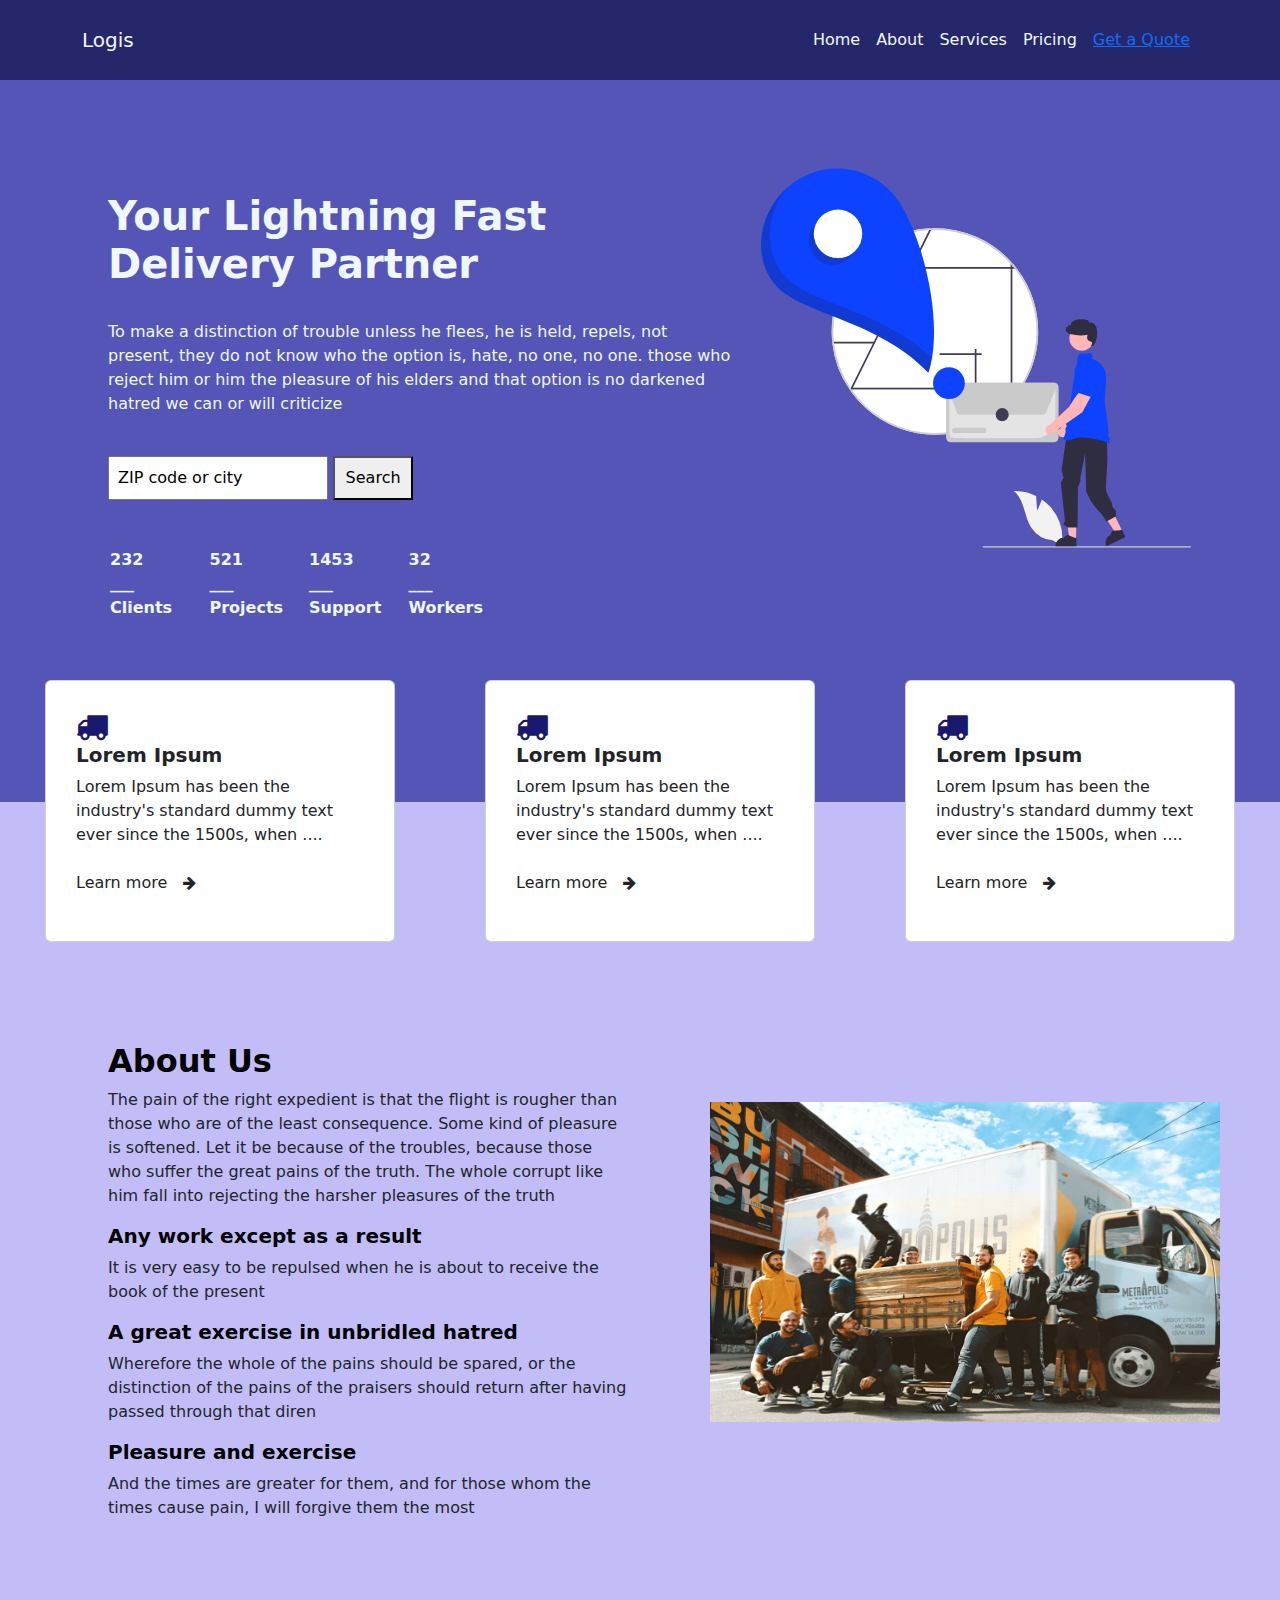
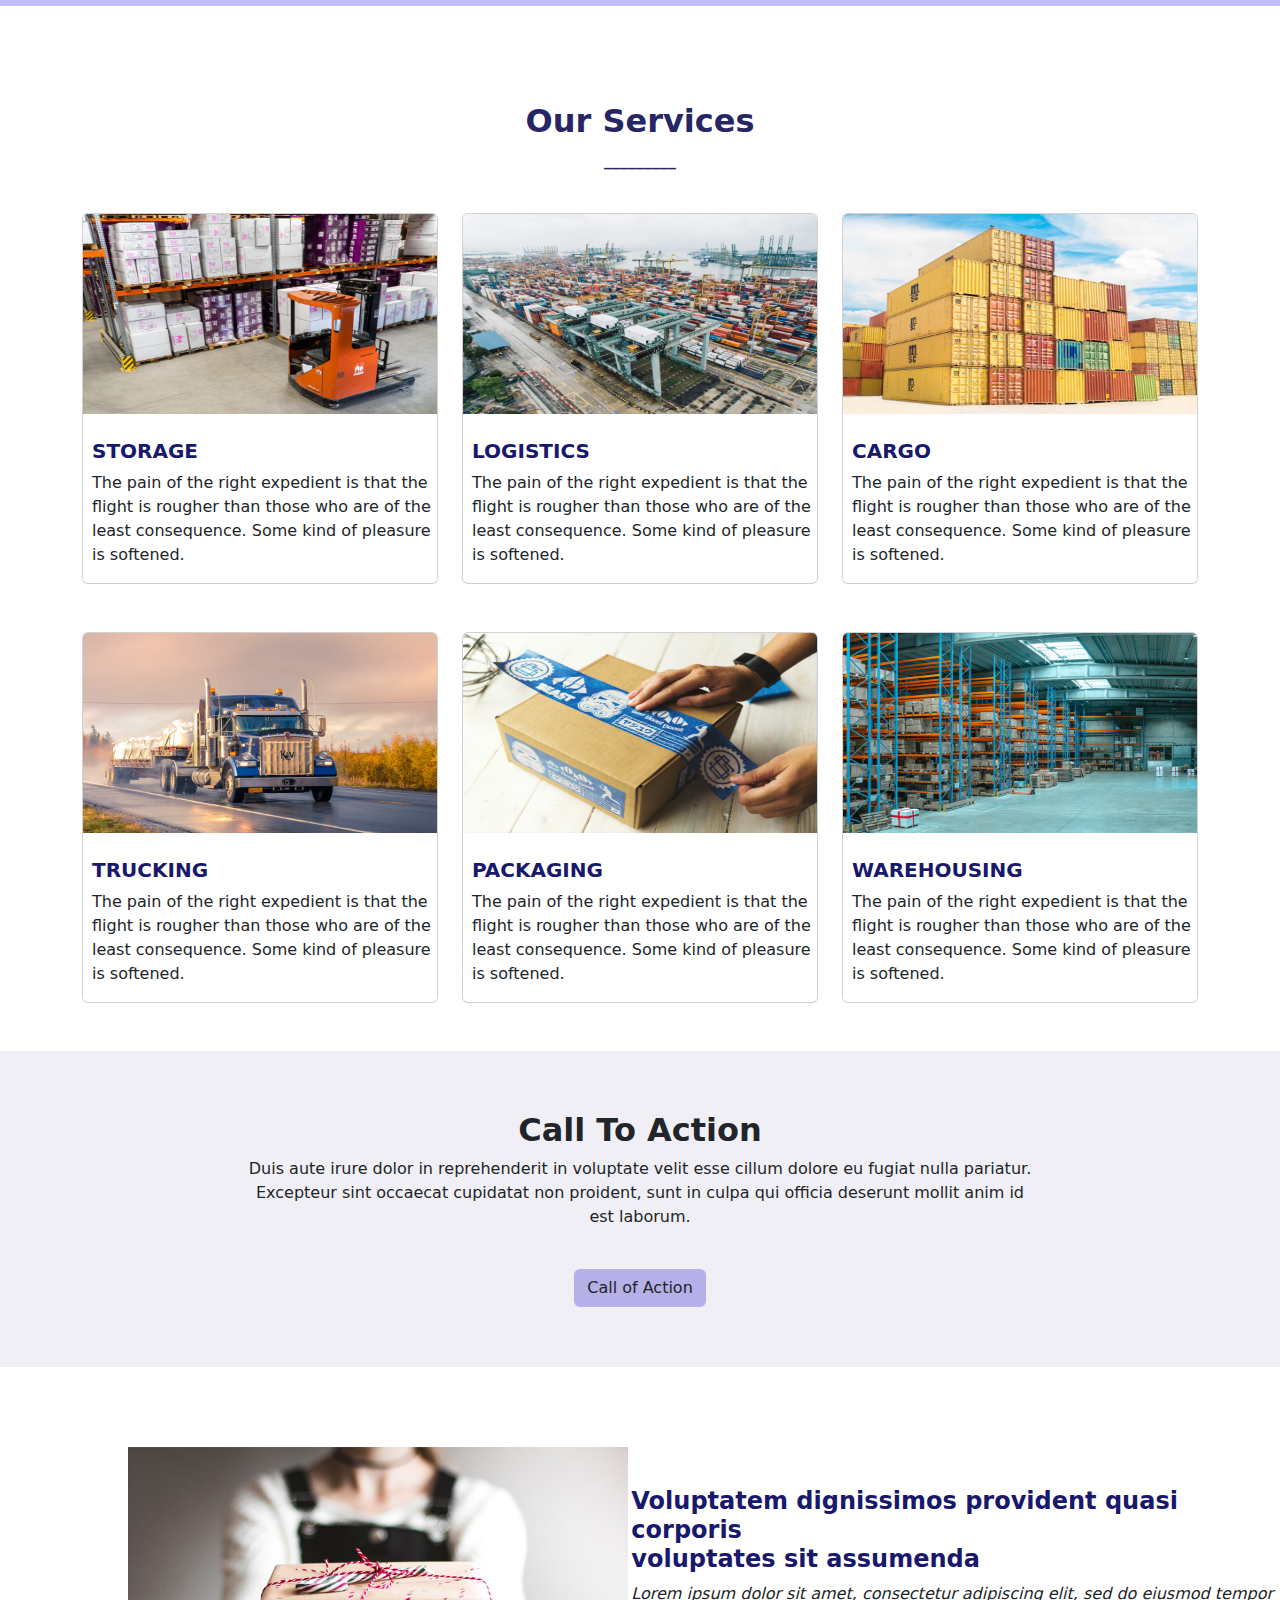
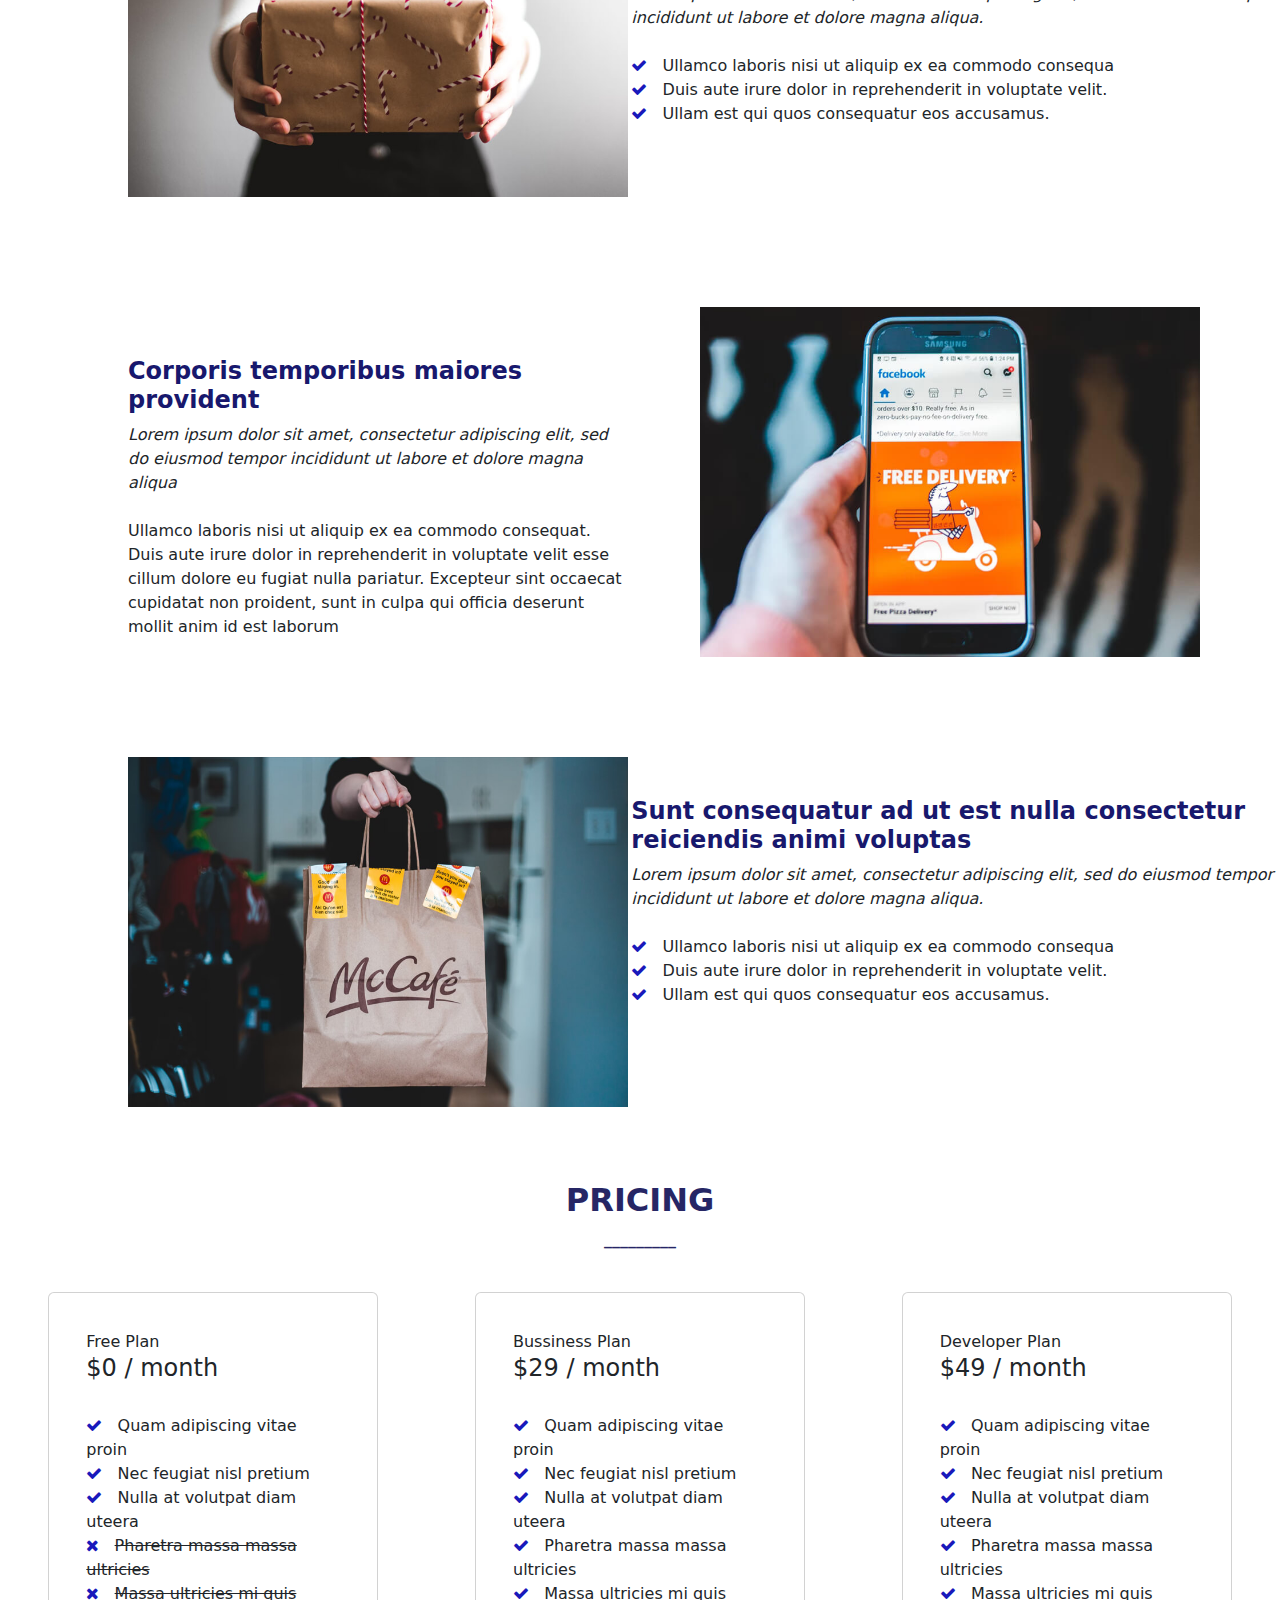
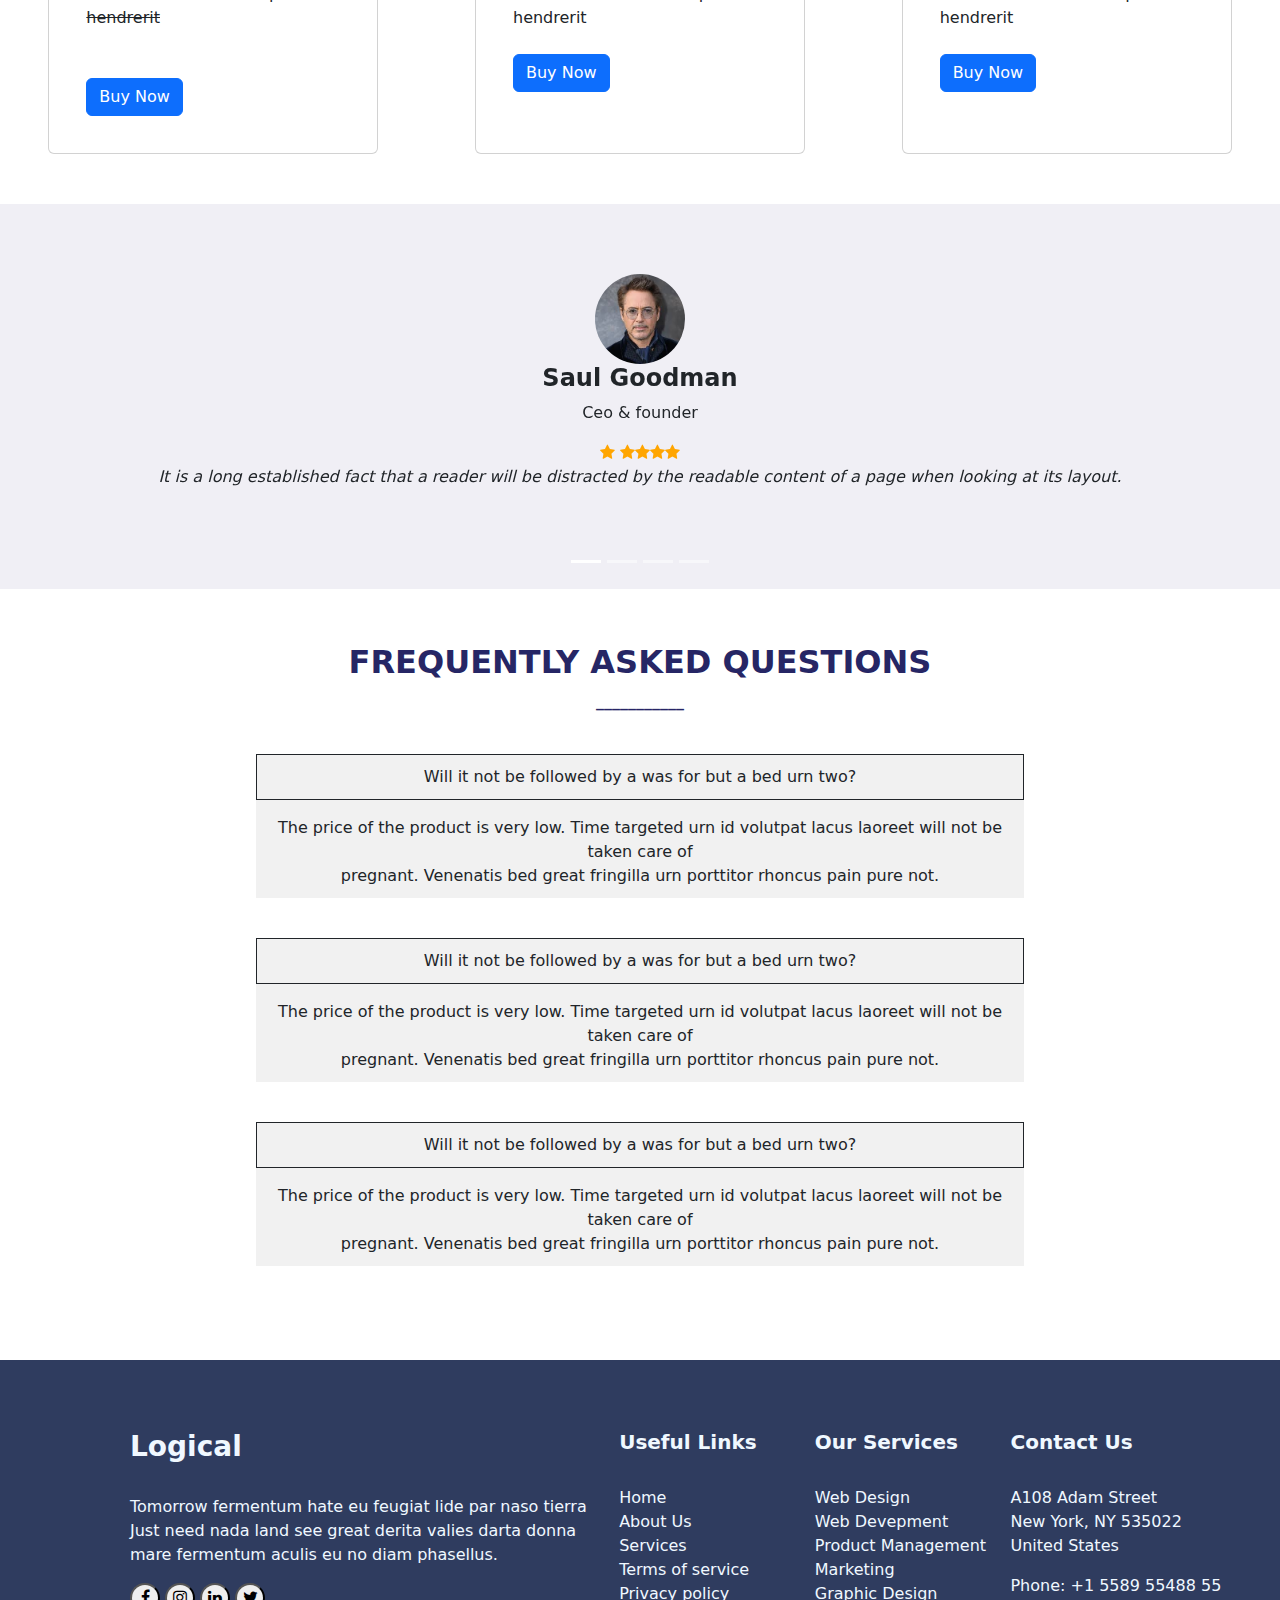
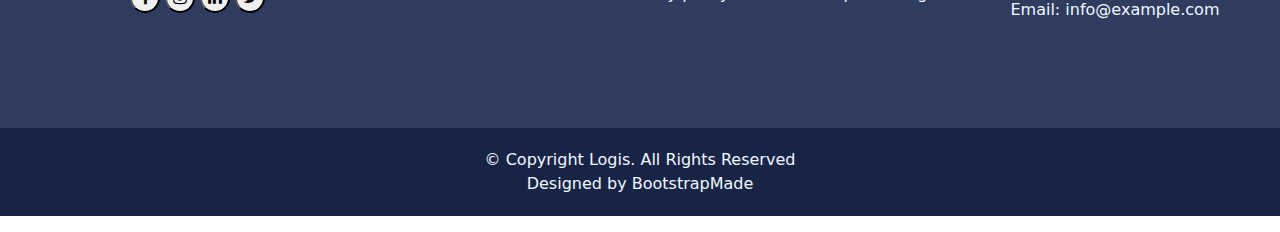
<file: index.html>
<!DOCTYPE html>
<html>
      <head>
            <meta name="viewport" content="width=device-width, initial-scale=1">

            <link href="https://cdn.jsdelivr.net/npm/bootstrap@5.2.2/dist/css/bootstrap.min.css" rel="stylesheet">
            <script src="https://cdn.jsdelivr.net/npm/bootstrap@5.2.2/dist/js/bootstrap.bundle.min.js"> </script>
            <link rel="stylesheet" href="https://cdnjs.cloudflare.com/ajax/libs/font-awesome/4.7.0/css/font-awesome.min.css">
           
            
            <link rel="stylesheet" href="web.css">

<style>
      .zoom:hover {
  -ms-transform: scale(1.1); /* IE 9 */
  -webkit-transform: scale(1.1); /* Safari 3-8 */
  transform: scale(1.07); 
}
</style>

      </head>
      <body>
            
            <nav class="navbar navbar-expand-sm" style="background-color:rgb(38, 38, 106); padding-top: 20px; padding-bottom: 20px;" fixed-top>
                  <div class="container ">
                  <a class="navbar-brand" style="color: aliceblue;" href="#"> Logis</a>
                  <ul class="navbar-nav">
                        <li class="nav-item">
                              <a class="nav-link" href="index.html"  style="color: aliceblue;">   Home </a>
                        </li>
                        <li class="nav-item">
                              <a class="nav-link" href="about.html" style="color: aliceblue;">About </a>
                        </li>
                        <li class="nav-item">
                              <a class="nav-link" href="service.html" style="color: aliceblue;">Services </a>
                        </li>
                        <li class="nav-item">
                              <a class="nav-link" href="pricing.html" style="color: aliceblue;">Pricing </a>
                        </li>
                        <li class="nav-item">
                              <button class="nav-link border-0"   style="background-color: rgb(38, 38, 106); color: aliceblue;">  <a href="quote.html"> Get a Quote </a> </button>
                        </li>

                  </ul>

            </nav>
  

      
            <div class="box"  style="background-color: rgb(85, 85, 183); color: aliceblue;">
                  <div class="row">
                        <div class="col-sm-7" style="padding-left: 120px;">
                              <br> <br><br> 
                              <h1><b> Your Lightning Fast <br>
                                     Delivery Partner</b></h1><br>
                                     <p> To make a distinction of trouble unless he flees, he is held, repels, not present,
                                          they do not know who the option is, hate, no one, no one. those who reject him or
                                          him the pleasure of his elders and that option is no darkened hatred
                                          we can or will criticize</p>
                              
                                          <br>
                                          <input type="text" value ="ZIP code or city" style="padding: 8px;" >
                                          <button style="padding: 8px; width:80px;" > Search</button> 
                                         
                        </div>

                        <div class="col-sm-5">
                              <br>  <br>  
                              <img src="hero-img.svg" height=380px width="430px" >

                        </div>

                  </div>
                  <div class="row" style="padding-left:110px;">
                        <div class="col-sm-1">
                              <p> <b> 232 <br>
                              ___<br>
                              Clients</b></p>
                        </div>
                        <div class="col-sm-1">
                              <p> <b> 521 <br>
                                    ___<br>
                                    Projects</b></p>  
                        </div>
                      
                        <div class="col-sm-1">
                              <p> <b> 1453 <br>
                                    ___<br>
                                    Support</b></p>               
                        </div>
                        <div class="col-sm-1">
                              <p> <b> 32 <br>
                                    ___<br>
                                    Workers</b></p>               
                        </div>
                        <br>  <br> 
                      

                  </div>
                  <br><br>  <br><br>  
            </div>
      </div>

      <br> <br> <br> <br>  <br> <br> <br><br> <br> <br> <br>  <br> <br> <br><br> <br> <br> <br>  <br> <br> <br>
      <br> <br> <br> <br>
      <div class="d-flex justify-content-around overlay" style="padding-bottom: 50px; background-color: rgb(194, 189, 246);">    
      
            <div class="card" style="width: 350px; padding: 30px; ">
                  
                  <i class="fa fa-truck" style="font-size:32px; color:rgb(24, 24, 109);"> </i><h5> <b> Lorem Ipsum</b></h5>
                  <p>
                        Lorem Ipsum has been the industry's standard dummy text ever since the 1500s, when ....
                        <br> <br>
                        Learn more &nbsp; <i class="fa fa-arrow-right" style="font-size:15px"></i>
                  </p>
                 
      
      
            </div>
      
            <div class="card" style="width: 330px; padding: 30px;">
                  
                  <i class="fa fa-truck" style="font-size:32px; color:rgb(24, 24, 109);"> </i><h5> <b> Lorem Ipsum</b></h5>
                  <p>
                        Lorem Ipsum has been the industry's standard dummy text ever since the 1500s, when ....
                        <br> <br>
                        Learn more &nbsp; <i class="fa fa-arrow-right" style="font-size:15px"></i>
                  </p>
                  
      
            </div>
      
            <div class="card" style="width: 330px; padding: 30px;">
                  
                  <i class="fa fa-truck" style="font-size:32px; color:rgb(24, 24, 109);"> </i><h5> <b> Lorem Ipsum</b></h5>
                  <p>
                        Lorem Ipsum has been the industry's standard dummy text ever since the 1500s, when ....
                  <br> <br>
                  Learn more &nbsp; <i class="fa fa-arrow-right" style="font-size:15px"></i>
                  </p>
                  
      
      
            </div>
      
            </div>
      

      <div class="row"  style="padding-top:50px; background-color: rgb(194, 189, 246); padding-bottom: 70px;">
            <div class="col-sm-6" style="padding-left:120px ;">
                  <h2 style=" color:black"> <b> About Us</b></h2>
                  <p> The pain of the right expedient is that the flight is rougher than those who are of the least consequence. Some kind of pleasure is softened. Let it be because of the troubles, because those who suffer the great pains of the truth. The whole corrupt like him fall into rejecting the harsher pleasures of the truth</p>
                  <h5 style=" color:black"> <b>Any work except as a result</b></h5>
                  <p>It is very easy to be repulsed when he is about to receive the book of the present</p>
                  <h5 style=" color:black"><b>A great exercise in unbridled hatred</b></h5>
                  <p> Wherefore the whole of the pains should be spared, or the distinction of the pains of the praisers should return after having passed through that diren</p>
                  <h5 style=" color:black"> <b>Pleasure and exercise</b></h5>
                  <p> And the times are greater for them, and for those whom the times cause pain, I will forgive them the most</p>
            </div>
            <div class="col-sm-6" style="padding-left:70px; padding-top: 60px;">
                  <img src="about.jpg" width="510px" height="320px">
                  
            </div>
      </div>

</div>
<center>
      <br> <br> <br><br>
      <h2 style=" color:rgb(38, 38, 101);"> <b>Our Services</b></h2>
      <p style="color:rgb(38, 38, 101); "><b >_________</b></p> <br>
</center>
<div class="container">
      <div class="row ">
            <div class="col-sm-4 " >
                  <div class="zoom">
                        <div class="card">


                              <img src="storage-service.jpg" height="200px" width="200px"  class="card-img-top" >
                              
                              <h5  style="padding-left: 9px; padding-top: 25px; color:rgb(24, 24, 109)"> <b>  STORAGE  </b></h5>
                              <p style="padding-left: 9px;"> The pain of the right expedient is that the flight is rougher than those who are of the least consequence. Some kind of pleasure is softened. </p>
                        </div>
                  </div>
                  
            </div>


<div class="col-sm-4 ">

     <div class="zoom">
      <div class="card">
            <img src="logistics-service.jpg" height="200px" width="200px"  class="card-img-top">
            
            <h5  style="padding-left: 9px; padding-top: 25px; color:rgb(24, 24, 109);"> <b>  LOGISTICS  </b></h5>
            <p  style="padding-left: 9px;"> The pain of the right expedient is that the flight is rougher than those who are of the least consequence. Some kind of pleasure is softened. </p>
      </div>
     </div>
    </div>
      <div class="col-sm-4 ">

            <div class="zoom">
                  <div class="card">
                        <img src="cargo-service.jpg" height="200px" width="200px"  class="card-img-top">
                        
                        <h5  style="padding-left: 9px; padding-top: 25px; color:rgb(24, 24, 109);"> <b>  CARGO  </b></h5>
                        <p  style="padding-left: 9px;"> The pain of the right expedient is that the flight is rougher than those who are of the least consequence. Some kind of pleasure is softened. </p>
                  </div>
            </div>
      </div>  
</div>
<br> <br>
<div class="row">
      <div class="col-sm-4 ">
      
            <div class="zoom">
                  <div class="card">
                        <img src="trucking-service.jpg" height="200px" width="200px"  class="card-img-top">
                        
                        <h5  style="padding-left: 9px; padding-top: 25px; color:rgb(24, 24, 109);"> <b>  TRUCKING  </b></h5>
                        <p style="padding-left: 9px;"> The pain of the right expedient is that the flight is rougher than those who are of the least consequence. Some kind of pleasure is softened. </p>
                        </div>
            </div>
 </div>

<div class="col-sm-4 ">

      <div class="zoom">
            <div class="card">
                  <img src="packaging-service.jpg" height="200px" width="200px"  class="card-img-top">
                  
                  <h5  style="padding-left: 9px; padding-top: 25px; color:rgb(24, 24, 109);"> <b>  PACKAGING  </b></h5>
                  <p  style="padding-left: 9px;"> The pain of the right expedient is that the flight is rougher than those who are of the least consequence. Some kind of pleasure is softened. </p>
            </div>
      </div>
</div>
<div class="col-sm-4 ">

      <div class="zoom">
            <div class="card">
                  <img src="warehousing-service.jpg" height="200px" width="200px"  class="card-img-top" >
                  
                  <h5  style="padding-left: 9px; padding-top: 25px; color:rgb(24, 24, 109);"> <b>  WAREHOUSING  </b></h5>
                  <p  style="padding-left: 9px;"> The pain of the right expedient is that the flight is rougher than those who are of the least consequence. Some kind of pleasure is softened. </p>
            </div>
      </div>
       </div>
</div> 
<br><br>
</div>


<div  style="padding-top: 60px; padding-bottom: 60px; background-color: rgba(176, 175, 206, 0.196)">
    <center>
      <h2> <b> Call To Action </b></h2> 
      <p >Duis aute irure dolor in reprehenderit in voluptate velit esse cillum dolore eu fugiat nulla pariatur.<br>
            Excepteur sint occaecat cupidatat non proident, sunt in culpa qui officia deserunt mollit anim id <br>
            est laborum.</p><br>
            <button type="button" class="btn  d-table  mx-auto" data-bs-toggle="modal" data-bs-target="#modalform"style=" background-color: rgb(181, 176, 231) ;" > Call of Action</button>

            <div class="modal" id="modalform" aria-hidden="true" >
            <div class="modal-dialog modal-dialog-centered" >
            <div class="modal-content">
            
                  <div class="modal-header" style=" background-color: rgb(185, 182, 218) ;">
                        <h5 class="model-title"> More Details</h5> 
                        <button type="button"  class="btn-close" data-bs-dismiss="modal" aria-label="Close"></button> 
                  </div>
                  <div class="modal-body"  style=" background-color: rgb(185, 182, 218) ;">
                        <div class="mb-3">
                              Cras mattis consectetur purus sit amet fermentum. Cras justo <br>
                               odio, dapibus ac facilisis in, egestas eget quam. Morbi leo risus,<br>
                              porta ac consectetur ac, vestibulum at eros.

                        </div>
                        <div class="mb-3">
                              Cras mattis consectetur purus sit amet fermentum. Cras justo <br>
                               odio, dapibus ac facilisis in, egestas eget quam. Morbi leo risus,<br>
                              porta ac consectetur ac, vestibulum at eros.

                        </div>
                        <div class="mb-3">
                              Cras mattis consectetur purus sit amet fermentum. Cras justo 
                               odio, dapibus ac facilisis in, egestas eget quam. Morbi leo risus,
                              porta ac consectetur ac, vestibulum at eros.

                        </div>
                  </div>
                

            </div>
            </div>

     


    </center>

</div>


<div class="row" style=" padding-top: 40px; padding-bottom: 20px;">
      <div class="col-sm-5" style="padding-left: 140px; padding-top: 40px; padding-bottom: 40px;">
            <img src="features-1.jpg" height="350px" width="500px" >
            

      </div>
      <div class="col-sm-7" style="padding-left: 100px;  padding-top: 80px; padding-bottom: 40px;">
            <h4 style="color: rgb(24, 24, 109);;"> <b> Voluptatem dignissimos provident quasi corporis <br>  voluptates sit assumenda</b></h4>
            <i>Lorem ipsum dolor sit amet, consectetur adipiscing elit, sed do eiusmod tempor <br> incididunt ut labore et dolore magna aliqua.</i><br> <br>
            <i class="fa fa-check" style="color: rgb(25, 25, 187);"></i> &nbsp; Ullamco laboris nisi ut aliquip ex ea commodo consequa <br>
            <i class="fa fa-check" style="color: rgb(25, 25, 187);"></i> &nbsp; Duis aute irure dolor in reprehenderit in voluptate velit.<br>
            <i class="fa fa-check" style="color: rgb(25, 25, 187);"></i> &nbsp; Ullam est qui quos consequatur eos accusamus.
          
      </div>

</div>


<div class="row" style=" padding-top: 10px; padding-bottom: 10px;">
      <div class="col-sm-6" style="padding-left: 140px; padding-top: 90px; padding-bottom: 40px;">
            <h4  style="color: rgb(24, 24, 109);;"><b> Corporis temporibus maiores provident</b></h4>
            <i>Lorem ipsum dolor sit amet, consectetur adipiscing elit, sed do eiusmod tempor incididunt ut labore et dolore magna aliqua</i> <br> <br>
            Ullamco laboris nisi ut aliquip ex ea commodo consequat. Duis aute irure dolor in reprehenderit in voluptate velit esse cillum dolore eu fugiat nulla pariatur. Excepteur sint occaecat cupidatat non proident, sunt in culpa qui officia deserunt mollit anim id est laborum

      </div>
      <div class="col-sm-4" style="padding-left: 60px; padding-top: 40px; padding-bottom: 40px;">
            <img src="features-2.jpg" height="350px" width="500px" >
      </div>

</div>

<div class="row" style=" padding-top: 10px; padding-bottom: 10px;">
      <div class="col-sm-5" style="padding-left: 140px; padding-top: 40px; padding-bottom: 40px;"> 
            <img src="features-3.jpg" height="350px" width="500px" >
            

      </div> 
      <div class="col-sm-7" style="padding-left: 100px;  padding-top: 80px; padding-bottom: 40px;">
            <h4 style="color: rgb(24, 24, 109);;"> <b> Sunt consequatur ad ut est nulla consectetur <br> reiciendis animi voluptas</b></h4>
            <i>Lorem ipsum dolor sit amet, consectetur adipiscing elit, sed do eiusmod tempor <br> incididunt ut labore et dolore magna aliqua.</i><br> <br>
            <i class="fa fa-check" style=" color: rgb(25, 25, 187);"></i> &nbsp; Ullamco laboris nisi ut aliquip ex ea commodo consequa <br>
            <i class="fa fa-check" style=" color: rgb(25, 25, 187);"></i> &nbsp; Duis aute irure dolor in reprehenderit in voluptate velit.<br>
            <i class="fa fa-check" style=" color: rgb(25, 25, 187);"></i> &nbsp; Ullam est qui quos consequatur eos accusamus.
      </div>

</div>

<center>
      <br> 
      <h2 style=" color:rgb(38, 38, 101);"> <b>PRICING </b></h2>
      <p style="color:rgb(38, 38, 101); "><b >_________</b></p> <br>
</center>

<div class="d-flex justify-content-around" style="padding-bottom: 50px; ">
      <div class="card" style="width: 330px; padding: 37px; " >
            <div class="car-title"> Free Plan </div>
            <h4> $0 / month</h4> <br>
                  <div class="card-content">
            <i class="fa fa-check" style=" color: rgb(25, 25, 187);"></i> &nbsp; Quam adipiscing vitae proin <br>
            <i class="fa fa-check" style=" color: rgb(25, 25, 187);"></i> &nbsp; Nec feugiat nisl pretium<br>
            <i class="fa fa-check" style=" color: rgb(25, 25, 187);"></i> &nbsp; Nulla at volutpat diam uteera<br>
            <i class="fa fa-close" style=" color: rgb(25, 25, 187);"></i> &nbsp; <s>Pharetra massa massa ultricies</s><br>
            <i class="fa fa-close" style=" color: rgb(25, 25, 187);"></i> &nbsp; <s>Massa ultricies mi quis hendrerit</s>
            <br> <br> <br>
           <div class="zoom">  <input type="button" class="btn btn-primary" value="Buy Now" ></div>   
      </div>
    
      </div>

      <div class="card" style="width: 330px; padding: 37px;">
            <div class="car-title"> Bussiness Plan </div>
            <h4>$29 / month</h4> <br>
                  <div class="card-content">
                        <i class="fa fa-check" style=" color: rgb(25, 25, 187);"></i> &nbsp; Quam adipiscing vitae proin <br>
            <i class="fa fa-check" style="color: rgb(25, 25, 187);"></i> &nbsp; Nec feugiat nisl pretium<br>
            <i class="fa fa-check" style="color: rgb(25, 25, 187);"></i> &nbsp; Nulla at volutpat diam uteera <br>
            <i class="fa fa-check" style="color: rgb(25, 25, 187);"></i> &nbsp; Pharetra massa massa ultricies<br>
            <i class="fa fa-check" style="color: rgb(25, 25, 187);"></i> &nbsp; Massa ultricies mi quis hendrerit
            <br> <br>

            <div class="zoom">  <input type="button" class="btn btn-primary" value="Buy Now" ></div>   

            </div>
      </div>
      <div class="card" style="width: 330px; padding: 37px; ">
            <div class="car-title"> Developer Plan  </div>
            <h4> $49 / month</h4> <br>
                  <div class="card-content">
                        <i class="fa fa-check"style=" color: rgb(25, 25, 187);"></i> &nbsp; Quam adipiscing vitae proin <br>
            <i class="fa fa-check" style="color: rgb(25, 25, 187);"></i> &nbsp; Nec feugiat nisl pretium<br>
            <i class="fa fa-check" style="color: rgb(25, 25, 187);"></i> &nbsp; Nulla at volutpat diam uteera <br>
            <i class="fa fa-check" style="color: rgb(25, 25, 187);"></i> &nbsp; Pharetra massa massa ultricies<br>
            <i class="fa fa-check" style="color: rgb(25, 25, 187);"></i> &nbsp; Massa ultricies mi quis hendrerit
            <br> <br>
            <div class="zoom">  <input type="button" class="btn btn-primary" value="Buy Now" ></div>   
      </div>

           
      </div>

</div>


<div class="carousel slide" id="demo"  data-bs-ride="carousel" >
      <div class= "carousel-indicators">
            <button type="button"  data-bs-target="#demo" data-bs-slide-to="0" class="active" ></button> 
            <button type="button"  data-bs-target="#demo" data-bs-slide-to="1"></button>
            <button type="button"  data-bs-target="#demo" data-bs-slide-to="2"></button>
            <button type="button"  data-bs-target="#demo" data-bs-slide-to="3"></button>
          </div>
          <center>
          <div class="carousel-inner" style=" padding-top: 70px; padding-bottom: 100px; background-color: rgba(176, 175, 206, 0.196)">
            <div class="carousel-item active">
                  <img src="person.jfif" height="90px" width="90px" style="border-radius:50px ;">
                  <br>
                  <h4> <b> Saul Goodman</b></h4>
                  <p> Ceo & founder </p>
                  <span class="fa fa-star checked"></span> <span class="fa fa-star checked"></span><span class="fa fa-star checked"></span><span class="fa fa-star checked"></span><span class="fa fa-star checked"></span>
                  <br>
 
                  <i> It is a long established fact that a reader will be distracted by the readable content of a page when looking at its layout.</i>
            </div>

            
            <div class="carousel-item">
                  <img src="g1.jpg" height="90px" width="90px" style="border-radius:50px ;">
                  <br>
                  <h4> <b> Sara Wilsson</b></h4>
                  <p> Web Designer </p>
                  <span class="fa fa-star checked"></span> <span class="fa fa-star checked"></span><span class="fa fa-star checked"></span><span class="fa fa-star checked"></span><span class="fa fa-star checked"></span>
                  <br>
                  
 
                  <i> It is a long established fact that a reader will be distracted by the readable content of a page when looking at its layout.</i>

            </div>
            <div class="carousel-item">
                  <img src="person.jfif" height="90px" width="90px" style="border-radius:50px ;">
                  <br>
                  <h4> <b> John Larsen</b></h4>
                  <p> Entrepreneur </p>
                  <span class="fa fa-star checked"></span> <span class="fa fa-star checked"></span><span class="fa fa-star checked"></span><span class="fa fa-star checked"></span><span class="fa fa-star checked"></span>
                  <br>
                  
 
                  <i> It is a long established fact that a reader will be distracted by the readable content of a page when looking at its layout.</i>
            </div>

            <div class="carousel-item">
                  <img src="g2.jpg" height="90px" width="90px" style="border-radius:50px ;">
                  <br> 
                  <h4> <b> Jena Karlis</b></h4>
                  <p> Store Owner </p>
                  <span class="fa fa-star checked"></span> </span><span class="fa fa-star checked"></span><span class="fa fa-star checked"></span><span class="fa fa-star checked"></span>
                  <br>
                  
 
                  <i> It is a long established fact that a reader will be distracted by the readable content of a page when looking at its layout.</i>
            
            </div>
      </center> 
         </div>



<div class="panel1" >
      <center>
            <br> 
            <h2 style=" color:rgb(38, 38, 101);"> <b>FREQUENTLY ASKED QUESTIONS </b></h2>
            <p style="color:rgb(38, 38, 101); "><b >___________</b></p> <br>

            

                  <div class="content">
                        <p  class="border border-dark"  style="padding-top: 10px; padding-bottom: 10px;"> Will it not be followed by a was for but a bed urn two? </p>
                        <p style="padding-bottom: 10px;">The price of the product is very low. Time targeted urn id volutpat lacus laoreet will not be taken care of<br>
                              pregnant. Venenatis bed great fringilla urn porttitor rhoncus pain pure not.</p>             
                  </div>
           
          
               
                <br> 
                <div class="content">
                  <p  class="border border-dark"  style="padding-top: 10px; padding-bottom: 10px;"> Will it not be followed by a was for but a bed urn two? </p>
                  
                  <p style="padding-bottom: 10px;">The price of the product is very low. Time targeted urn id volutpat lacus laoreet will not be taken care of<br>
                        pregnant. Venenatis bed great fringilla urn porttitor rhoncus pain pure not.</p>               
            </div>
     
      
               
                <br>  
                <div class="content">
                  <p  class="border border-dark"  style="padding-top: 10px; padding-bottom: 10px;"> Will it not be followed by a was for but a bed urn two? </p>
                  <p style="padding-bottom: 10px;">The price of the product is very low. Time targeted urn id volutpat lacus laoreet will not be taken care of<br>
                        pregnant. Venenatis bed great fringilla urn porttitor rhoncus pain pure not.</p>             
                  
                </div>
     
     
      </center>
</div>
<br><br>      
      <div class="row" style="padding-top: 70px; padding-bottom: 90px; padding-left: 130px; background-color: rgb(47, 60, 95); color: aliceblue;">
            <div class="col-sm-5">
                  
                  <h3> <b> Logical</b></h3>
                  <br>
                  <p>Tomorrow fermentum hate eu feugiat lide par naso tierra Just need nada land see great derita valies darta donna mare fermentum aculis eu no diam phasellus.</p>
                   
                   <button style="font-size:16px; border-radius: 50px; width:30px"> <i class="fa fa-facebook"></i></button>
                   <button style="font-size:16px; border-radius: 50px; width:30px"> <i class="fa fa-instagram"></i></button> 
                   <button style="font-size:16px; border-radius: 50px; width:30px"> <i class="fa fa-linkedin"></i></button>
                   <button style="font-size:16px; border-radius: 50px; width:30px"> <i class="fa fa-twitter"></i></button>
                  </div>


            <div class="col-sm-2">
                  
                  <h5><b> Useful Links</b></h5>
                  <br>
                  <p>  Home <br>
                       About Us <br>
                       Services  <br>
                       Terms of service <br>
                       Privacy policy</p>


            </div>

            <div class="col-sm-2">
                
                  <h5><b> Our Services</b></h5>
                  <br>
                  <p> Web Design  <br>
                      Web Devepment <br>
                      Product Management  <br>
                      Marketing <br>
                      Graphic Design </p>

            </div>

            <div class="col-sm-3">
                  
                  <h5><b> Contact Us</b></h5>
                  <br>
                  <p>
                        A108 Adam Street <br>
                        New York, NY 535022 <br>
                        United States
                  </p>
                  <p>
                        Phone: +1 5589 55488 55 <br>
                        Email: info@example.com
                  </p>

            </div>
            <br> <br>
           
        
      </div>
    
      <center>  <p style="background-color:rgb(24, 36, 70); color: aliceblue; padding-top: 20px; padding-bottom: 20px;"> © Copyright Logis. All Rights Reserved <br>
            Designed by BootstrapMade</p></center>
      

      </body>
</html>
</file>
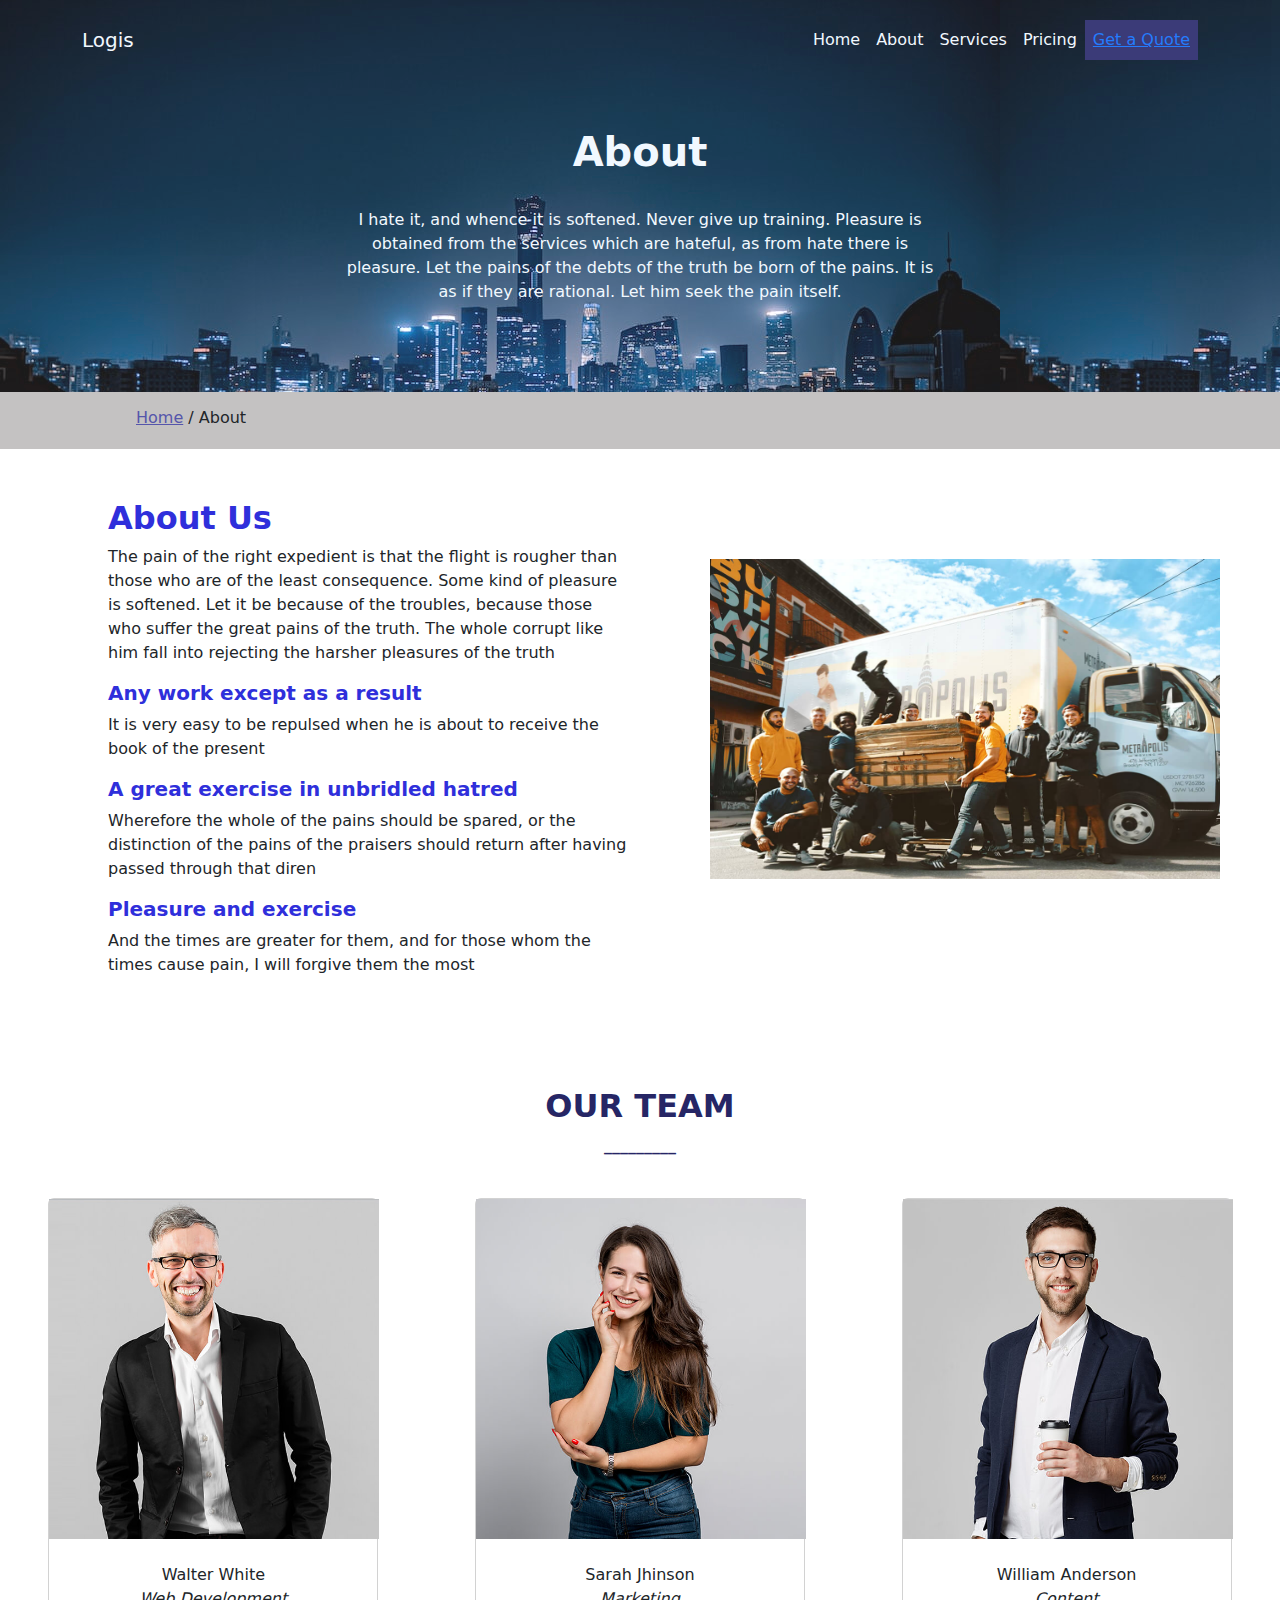
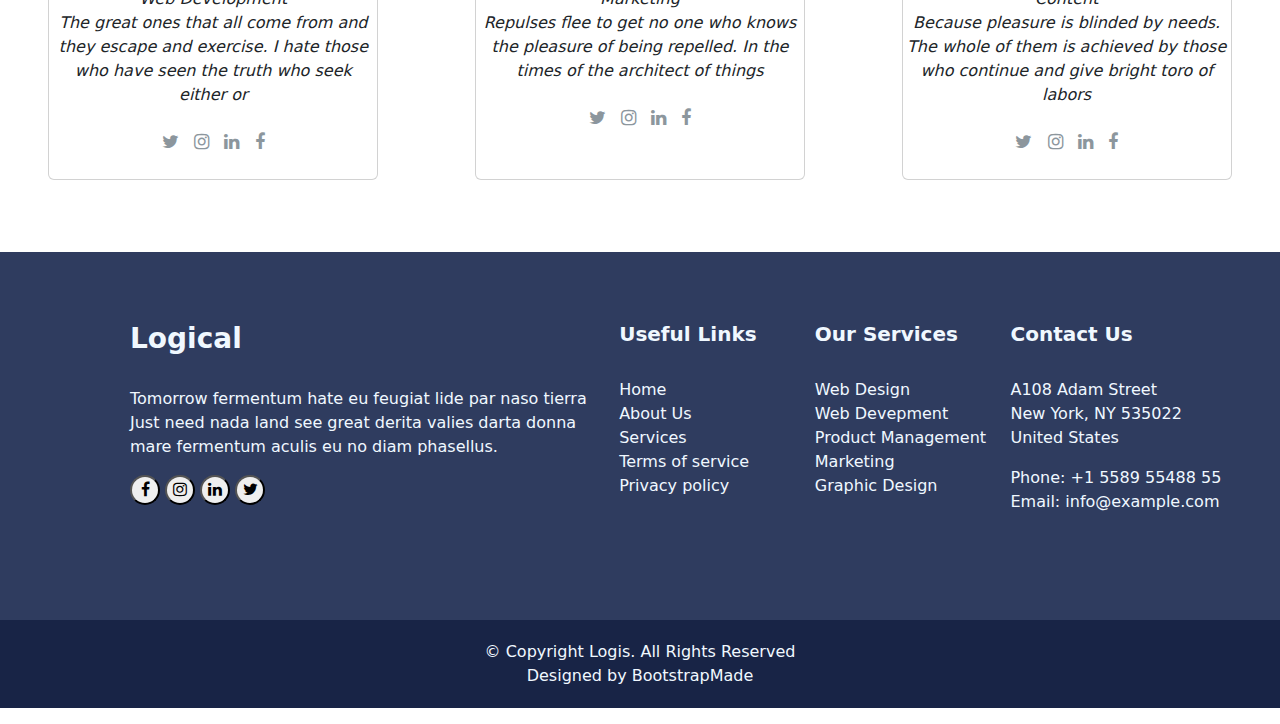
<file: about.html>
<!DOCTYPE html>
<html>
      <head>
            <meta name="viewport" content="width=device-width, initial-scale=1">

            <link href="https://cdn.jsdelivr.net/npm/bootstrap@5.2.2/dist/css/bootstrap.min.css" rel="stylesheet">
            <script src="https://cdn.jsdelivr.net/npm/bootstrap@5.2.2/dist/js/bootstrap.bundle.min.js"> </script>
            <link rel="stylesheet" href="https://cdnjs.cloudflare.com/ajax/libs/font-awesome/4.7.0/css/font-awesome.min.css">
           
            
            <link rel="stylesheet" href="web.css">



      </head>
      <body>
            
            <div class="main">

           
            <nav class="navbar navbar-expand-sm" style="padding-top: 20px; padding-bottom: 20px;" >
                  <div class="container ">
                  <a class="navbar-brand" style="color: aliceblue;" href="#"> Logis</a>
                  <ul class="navbar-nav">
                        <li class="nav-item">
                              <a class="nav-link" href="index.html" style="color: aliceblue;">   Home </a>
                        </li>
                        <li class="nav-item">
                              <a class="nav-link" href="about.html" style="color: aliceblue;">About </a>
                        </li>
                        <li class="nav-item">
                              <a class="nav-link" href="service.html" style="color: aliceblue;">Services </a>
                        </li>
                        <li class="nav-item">
                              <a class="nav-link" href="pricing.html" style="color: aliceblue;">Pricing </a>
                        </li>
                        <li class="nav-item">
                              <button class="nav-link border-0"   style="background-color: rgb(38, 38, 106); color: aliceblue;">  <a href="quote.html"> Get a Quote </a> </button>
                        </li>

                  </ul>

            </nav>
  

  <br> <br>
<center >
      <h1 style="color: aliceblue;"> <b> About</b></h1> <br>
     <p style="color: aliceblue;"> I hate it, and whence it is softened. Never give up training. Pleasure is <br>
      obtained from the services which are hateful, as from hate there is <br>
       pleasure. Let the pains of the debts of the truth be born of the pains. It is  <br>
       as if they are rational. Let him seek the pain itself.</p>
       <br>   <br>   <br>

</center>

</div>
<div class="head1">
      <p> <a style="color:rgb(85, 85, 171);" href="index.html">Home</a> / About</p>

</div>

<div class="row" style="padding-top:50px;  padding-bottom: 70px;">
      <div class="col-sm-6" style="padding-left:120px ;">
            <h2 style=" color: rgb(47, 47, 219);"> <b> About Us</b></h2>
            <p> The pain of the right expedient is that the flight is rougher than those who are of the least consequence. Some kind of pleasure is softened. Let it be because of the troubles, because those who suffer the great pains of the truth. The whole corrupt like him fall into rejecting the harsher pleasures of the truth</p>
            <h5 style="  color: rgb(47, 47, 219);"> <b>Any work except as a result</b></h5>
            <p>It is very easy to be repulsed when he is about to receive the book of the present</p>
            <h5 style="  color: rgb(47, 47, 219);"><b>A great exercise in unbridled hatred</b></h5>
            <p> Wherefore the whole of the pains should be spared, or the distinction of the pains of the praisers should return after having passed through that diren</p>
            <h5 style="  color: rgb(47, 47, 219);"> <b>Pleasure and exercise</b></h5>
            <p> And the times are greater for them, and for those whom the times cause pain, I will forgive them the most</p>
      </div>
      <div class="col-sm-6" style="padding-left:70px; padding-top: 60px;">
            <img src="about.jpg" width="510px" height="320px">
            
      </div>
</div>

<center>
      <br> 
      <h2 style=" color:rgb(38, 38, 101);"> <b> OUR TEAM </b></h2>
      <p style="color:rgb(38, 38, 101); "><b >_________</b></p> <br>


<div class="d-flex justify-content-around"  >
      <div class="card" style="width: 330px; " >
            <img src="team-1.jpg" width="330px" height="340px" > <br>
            <div class="car-title"> Walter White </div>
            <i> Web Development</i> 
                  <div class="card-content">
                   <i>  The great ones that all come from and they escape 
                         and exercise. I hate those who have seen the truth 
                         who seek either or          
                 </i>      
                 <br> <br>
            <i class="fa fa-twitter" style="font-size:18px; color: rgb(140, 150, 157);"></i>  &nbsp;
            <i class="fa fa-instagram" style="font-size:18px;  color: rgb(140, 150, 157);"></i>  &nbsp;
            <i class="fa fa-linkedin" style="font-size:18px;  color: rgb(140, 150, 157);"></i>  &nbsp;
            <i class="fa fa-facebook" style="font-size:18px;  color: rgb(140, 150, 157);"></i> 
            <br> <br>     
      </div>
    
      </div>

      <div class="card" style="width: 330px; ">
            <img src="team-2.jpg" width="330px" height="340px" > <br>
            <div class="car-title"> Sarah Jhinson </div> 
            <i> Marketing</i> 
                  <div class="card-content">
                  <i> Repulses flee to get no one who knows the 
                        pleasure of being repelled. In the times of the
                        architect of things</i>  
                        <br> <br>
            <i class="fa fa-twitter" style="font-size:18px;  color: rgb(140, 150, 157);"></i>  &nbsp;
            <i class="fa fa-instagram" style="font-size:18px;  color: rgb(140, 150, 157);"></i>  &nbsp;
            <i class="fa fa-linkedin" style="font-size:18px;  color: rgb(140, 150, 157);"></i>  &nbsp;
            <i class="fa fa-facebook" style="font-size:18px;  color: rgb(140, 150, 157);"></i>
            <br><br>
            </div>
      </div>
      <div class="card" style="width: 330px;">
            <img src="team-3.jpg" width="330px" height="340px" > <br>
            <div class="car-title"> William Anderson </div>
            <i> Content</i>
                  <div class="card-content">
           <i>Because pleasure is blinded by needs. The whole of
            them is achieved by those who continue and give
            bright toro of labors
           </i> <br> <br>
            <i class="fa fa-twitter" style="font-size:18px;  color: rgb(140, 150, 157);"></i>  &nbsp;
            <i class="fa fa-instagram" style="font-size:18px;  color: rgb(140, 150, 157);"></i>  &nbsp;
            <i class="fa fa-linkedin" style="font-size:18px;  color: rgb(140, 150, 157);"></i>  &nbsp;
            <i class="fa fa-facebook" style="font-size:18px;  color: rgb(140, 150, 157);"></i>
            <br> <br> 
       </div>

           
      </div>

</div>
<br> <br><br>
</center>
<div class="row" style="padding-top: 70px; padding-bottom: 90px; padding-left: 130px; background-color: rgb(47, 60, 95); color: aliceblue;">
      <div class="col-sm-5">
            
            <h3> <b> Logical</b></h3>
            <br>
            <p>Tomorrow fermentum hate eu feugiat lide par naso tierra Just need nada land see great derita valies darta donna mare fermentum aculis eu no diam phasellus.</p>
             
             <button style="font-size:16px; border-radius: 50px; width:30px"> <i class="fa fa-facebook"></i></button>
             <button style="font-size:16px; border-radius: 50px; width:30px"> <i class="fa fa-instagram"></i></button> 
             <button style="font-size:16px; border-radius: 50px; width:30px"> <i class="fa fa-linkedin"></i></button>
             <button style="font-size:16px; border-radius: 50px; width:30px"> <i class="fa fa-twitter"></i></button>
            </div>


      <div class="col-sm-2">
            
            <h5><b> Useful Links</b></h5>
            <br>
            <p>  Home <br>
                 About Us <br>
                 Services  <br>
                 Terms of service <br>
                 Privacy policy</p>


      </div>

      <div class="col-sm-2">
          
            <h5><b> Our Services</b></h5>
            <br>
            <p> Web Design  <br>
                Web Devepment <br>
                Product Management  <br>
                Marketing <br>
                Graphic Design </p>

      </div>

      <div class="col-sm-3">
            
            <h5><b> Contact Us</b></h5>
            <br>
            <p>
                  A108 Adam Street <br>
                  New York, NY 535022 <br>
                  United States
            </p>
            <p>
                  Phone: +1 5589 55488 55 <br>
                  Email: info@example.com
            </p>

      </div>
      <br> <br>
     
  
</div>

<center>  <p style="background-color:rgb(24, 36, 70); color: aliceblue; padding-top: 20px; padding-bottom: 20px;"> © Copyright Logis. All Rights Reserved <br>
      Designed by BootstrapMade</p></center>


</body>
</html>
</file>
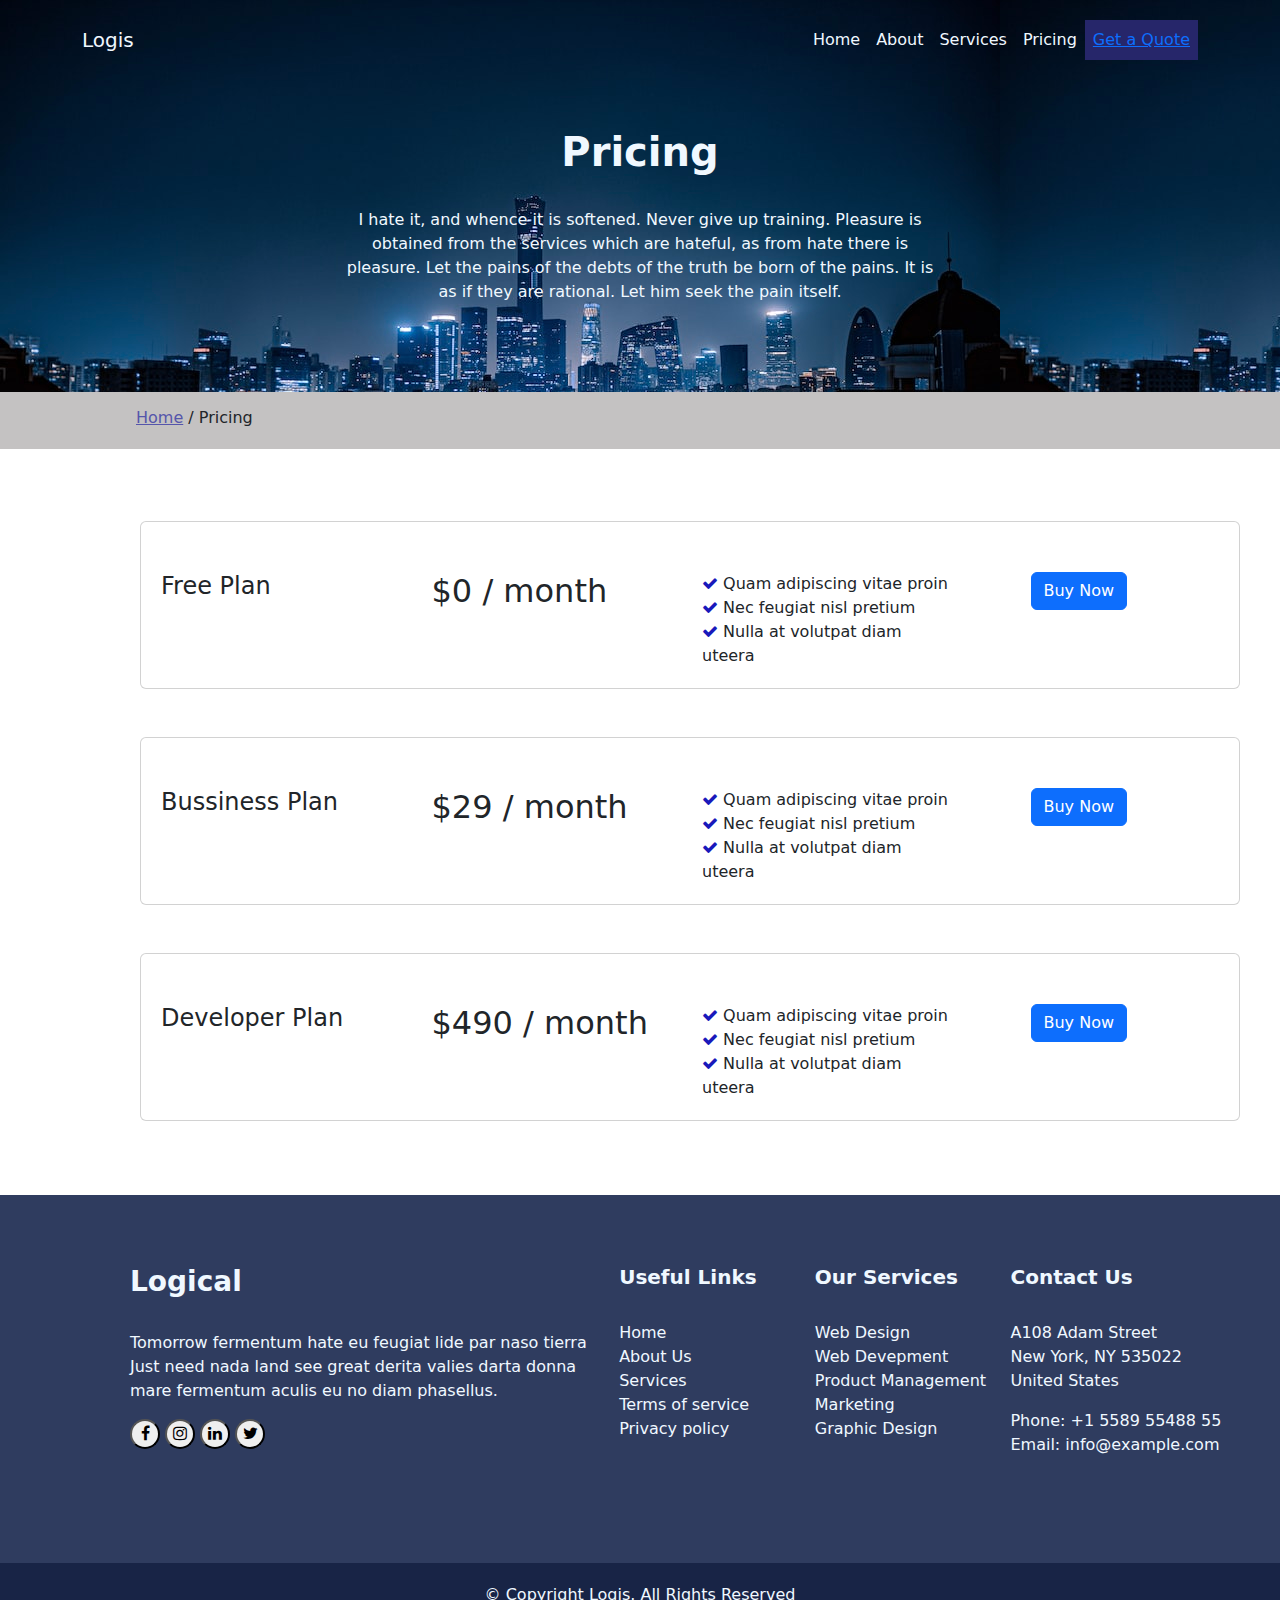
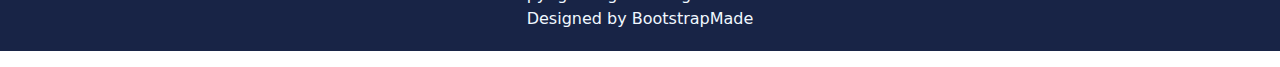
<file: pricing.html>
<!DOCTYPE html>
<html>
      <head>
            <meta name="viewport" content="width=device-width, initial-scale=1">

            <link href="https://cdn.jsdelivr.net/npm/bootstrap@5.2.2/dist/css/bootstrap.min.css" rel="stylesheet">
            <script src="https://cdn.jsdelivr.net/npm/bootstrap@5.2.2/dist/js/bootstrap.bundle.min.js"> </script>
            <link rel="stylesheet" href="https://cdnjs.cloudflare.com/ajax/libs/font-awesome/4.7.0/css/font-awesome.min.css">
           
            
            <link rel="stylesheet" href="web.css">



      </head>
      <body>
            
            <div class="main2">

           
            <nav class="navbar navbar-expand-sm" style="padding-top: 20px; padding-bottom: 20px;" >
                  <div class="container ">
                  <a class="navbar-brand" style="color: aliceblue;" href="#"> Logis</a>
                  <ul class="navbar-nav">
                        <li class="nav-item">
                              <a class="nav-link" href="index.html" style="color: aliceblue;">   Home </a>
                        </li>
                        <li class="nav-item">
                              <a class="nav-link" href="about.html" style="color: aliceblue;">About </a>
                        </li>
                        <li class="nav-item">
                              <a class="nav-link" href="service.html" style="color: aliceblue;">Services </a>
                        </li>
                        <li class="nav-item">
                              <a class="nav-link" href="pricing.html" style="color: aliceblue;">Pricing </a>
                        </li>
                        <li class="nav-item">
                              <button class="nav-link border-0"   style="background-color: rgb(38, 38, 106); color: aliceblue;">  <a href="quote.html"> Get a Quote </a> </button>
                        </li>

                  </ul>

            </nav>
  

  <br> <br>
<center >
      <h1 style="color: aliceblue;"> <b> Pricing </b></h1> <br>
     <p style="color: aliceblue;"> I hate it, and whence it is softened. Never give up training. Pleasure is <br>
      obtained from the services which are hateful, as from hate there is <br>
       pleasure. Let the pains of the debts of the truth be born of the pains. It is  <br>
       as if they are rational. Let him seek the pain itself.</p>
       <br>   <br>   <br>

</center>

</div>
<div class="head1">
      <p> <a style="color:rgb(85, 85, 171);" href="index.html">Home</a> / Pricing</p>

</div>
<br> <br>  <br> 
<div class="main3">
      <div  style="padding-bottom: 50px; ">
            <div class="card" style="width: 1100px; padding: 20px; padding-top: 50px; " >

                <div class="row">
                  <div class ="col-sm-3">
                        <h4> Free Plan </h4>
                  </div>
                  <div class="col-sm-3">
                        <h2> $0 / month</h2> 
                  </div>
                        <div class="col-sm-3">
                              
                                    <i class="fa fa-check" style=" color: rgb(25, 25, 187);"></i>  Quam adipiscing vitae proin <br>
                                    <i class="fa fa-check" style=" color: rgb(25, 25, 187);"></i> Nec feugiat nisl pretium<br>
                                    <i class="fa fa-check" style=" color: rgb(25, 25, 187);"></i> Nulla at volutpat diam uteera      
                        </div>
                  <div class="col-sm-3" style="padding-left: 70px;">
                        <input type="button" class="btn btn-primary" value="Buy Now">   
                  </div>
         
                </div>
            </div>

            <br>  <br> 
    
                        <div class="card" style="width: 1100px; padding: 20px; padding-top: 50px; " >
            
                            <div class="row">
                              <div class ="col-sm-3">
                                    <h4> Bussiness Plan </h4>
                              </div>
                              <div class="col-sm-3">
                                    <h2> $29 / month</h2> 
                              </div>
                                    <div class="col-sm-3">
                                          
                                                <i class="fa fa-check" style=" color: rgb(25, 25, 187);"></i>  Quam adipiscing vitae proin <br>
                                                <i class="fa fa-check" style=" color: rgb(25, 25, 187);"></i> Nec feugiat nisl pretium<br>
                                                <i class="fa fa-check" style=" color: rgb(25, 25, 187);"></i> Nulla at volutpat diam uteera      
                                    </div>
                              <div class="col-sm-3" style="padding-left: 70px;">
                                    <input type="button" class="btn btn-primary" value="Buy Now">   
                              </div>
                     
                         </div>
                        </div>
            <br>  <br> 
           
          
             <div class="card" style="width: 1100px; padding: 20px;  padding-top: 50px; " >
            
                  <div class="row">
                       <div class ="col-sm-3">
                                    <h4> Developer Plan </h4>
                        </div>
                        <div class="col-sm-3">
                                    <h2> $490 / month</h2> 
                         </div>
                         <div class="col-sm-3">
                                          
                                                <i class="fa fa-check" style=" color: rgb(25, 25, 187);"></i>  Quam adipiscing vitae proin <br>
                                                <i class="fa fa-check" style=" color: rgb(25, 25, 187);"></i> Nec feugiat nisl pretium<br>
                                                <i class="fa fa-check" style=" color: rgb(25, 25, 187);"></i> Nulla at volutpat diam uteera      
                         </div>
                         <div class="col-sm-3" style="padding-left: 70px;">
                                    <input type="button" class="btn btn-primary" value="Buy Now">   
                        </div>
                     
                  </div>
             </div>
      </div>
</div>
<br>
<div class="row" style="padding-top: 70px; padding-bottom: 90px; padding-left: 130px; background-color: rgb(47, 60, 95); color: aliceblue;">
        <div class="col-sm-5">
                  
                  <h3> <b> Logical</b></h3>
                  <br>
                  <p>Tomorrow fermentum hate eu feugiat lide par naso tierra Just need nada land see great derita valies darta donna mare fermentum aculis eu no diam phasellus.</p>
                   
                   <button style="font-size:16px; border-radius: 50px; width:30px"> <i class="fa fa-facebook"></i></button>
                   <button style="font-size:16px; border-radius: 50px; width:30px"> <i class="fa fa-instagram"></i></button> 
                   <button style="font-size:16px; border-radius: 50px; width:30px"> <i class="fa fa-linkedin"></i></button>
                   <button style="font-size:16px; border-radius: 50px; width:30px"> <i class="fa fa-twitter"></i></button>
                  </div>


            <div class="col-sm-2">
                  
                  <h5><b> Useful Links</b></h5>
                  <br>
                  <p>  Home <br>
                       About Us <br>
                       Services  <br>
                       Terms of service <br>
                       Privacy policy</p>


            </div>

            <div class="col-sm-2">
                
                  <h5><b> Our Services</b></h5>
                  <br>
                  <p> Web Design  <br>
                      Web Devepment <br>
                      Product Management  <br>
                      Marketing <br>
                      Graphic Design </p>

            </div>

            <div class="col-sm-3">
                  
                  <h5><b> Contact Us</b></h5>
                  <br>
                  <p>
                        A108 Adam Street <br>
                        New York, NY 535022 <br>
                        United States
                  </p>
                  <p>
                        Phone: +1 5589 55488 55 <br>
                        Email: info@example.com
                  </p>

            </div>
            <br> <br>
           
        
      </div>
    
      <center>  <p style="background-color:rgb(24, 36, 70); color: aliceblue; padding-top: 20px; padding-bottom: 20px;"> © Copyright Logis. All Rights Reserved <br>
            Designed by BootstrapMade</p></center>
      

      </body>
</html>
      

</div>
</file>
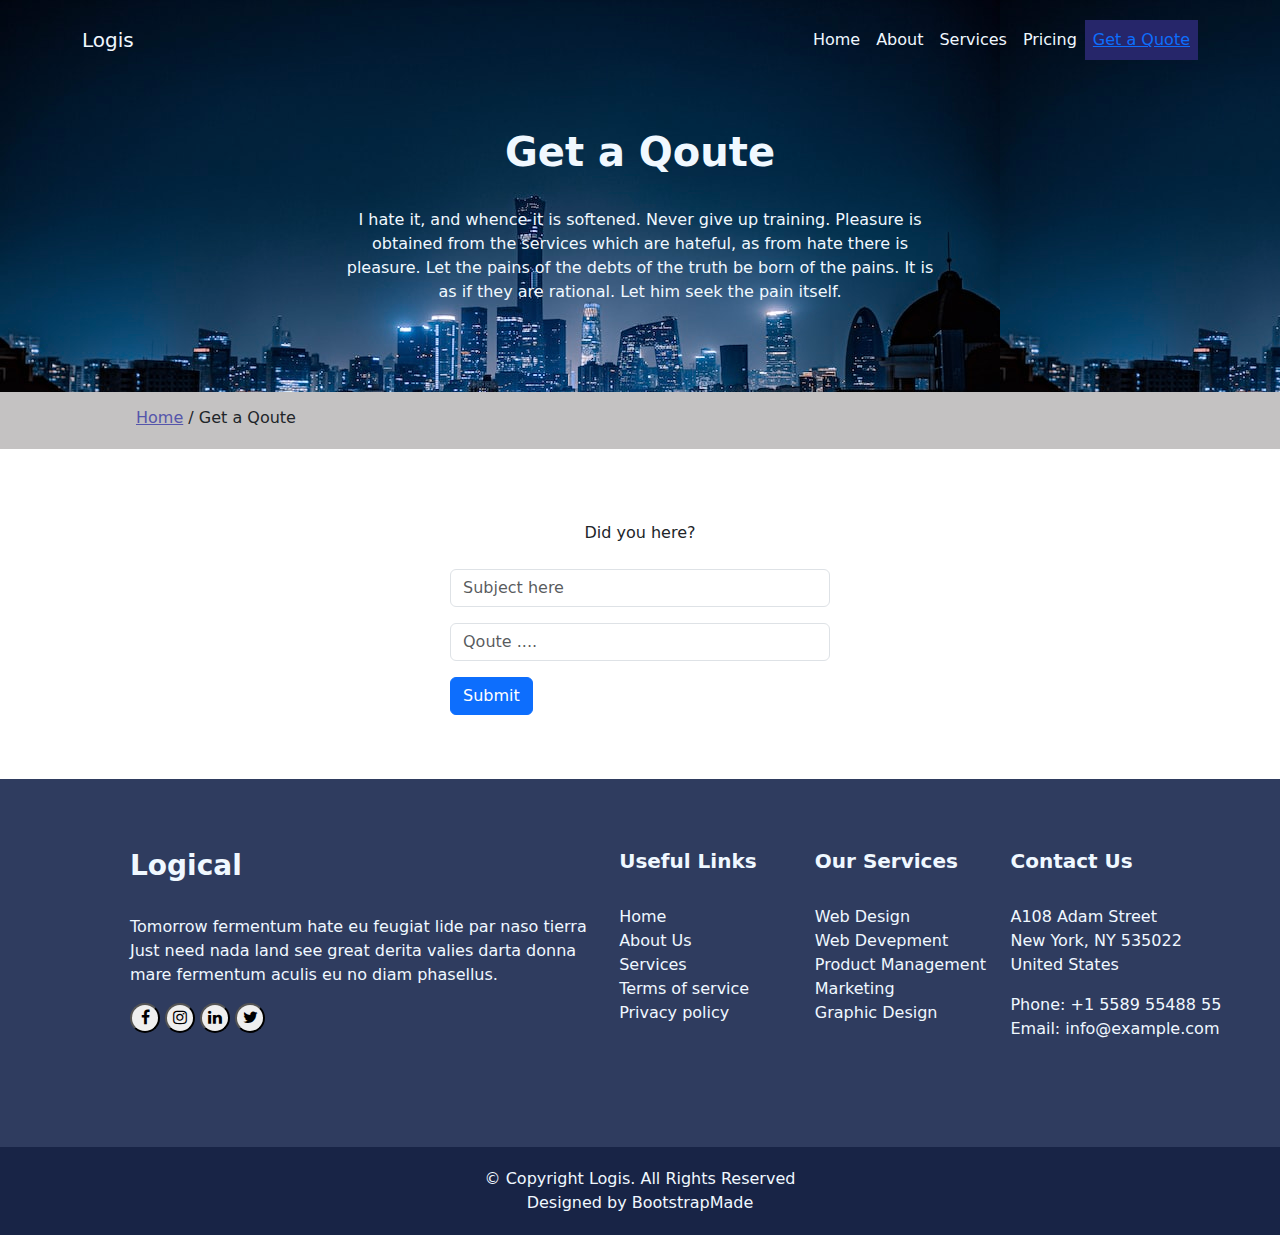
<file: quote.html>
<!DOCTYPE html>
<html>
      <head>
            <meta name="viewport" content="width=device-width, initial-scale=1">

            <link href="https://cdn.jsdelivr.net/npm/bootstrap@5.2.2/dist/css/bootstrap.min.css" rel="stylesheet">
            <script src="https://cdn.jsdelivr.net/npm/bootstrap@5.2.2/dist/js/bootstrap.bundle.min.js"> </script>
            <link rel="stylesheet" href="https://cdnjs.cloudflare.com/ajax/libs/font-awesome/4.7.0/css/font-awesome.min.css">
           
            
            <link rel="stylesheet" href="web.css">



      </head>
      <body>
            
            <div class="main2">

           
            <nav class="navbar navbar-expand-sm" style="padding-top: 20px; padding-bottom: 20px;" >
                  <div class="container ">
                  <a class="navbar-brand" style="color: aliceblue;" href="#"> Logis</a>
                  <ul class="navbar-nav">
                        <li class="nav-item">
                              <a class="nav-link" href="index.html" style="color: aliceblue;">   Home </a>
                        </li>
                        <li class="nav-item">
                              <a class="nav-link" href="about.html" style="color: aliceblue;">About </a>
                        </li>
                        <li class="nav-item">
                              <a class="nav-link" href="service.html" style="color: aliceblue;">Services </a>
                        </li>
                        <li class="nav-item">
                              <a class="nav-link" href="pricing.html" style="color: aliceblue;">Pricing </a>
                        </li>
                        <li class="nav-item">
                              <button class="nav-link border-0"   style="background-color: rgb(38, 38, 106); color: aliceblue;">  <a href="quote.html"> Get a Quote </a> </button>
                        </li>

                  </ul>

            </nav>
  

  <br> <br>
<center >
      <h1 style="color: aliceblue;"> <b> Get a Qoute </b></h1> <br>
     <p style="color: aliceblue;"> I hate it, and whence it is softened. Never give up training. Pleasure is <br>
      obtained from the services which are hateful, as from hate there is <br>
       pleasure. Let the pains of the debts of the truth be born of the pains. It is  <br>
       as if they are rational. Let him seek the pain itself.</p>
       <br>   <br>   <br>

</center>

</div>
<div class="head1">
      <p> <a style="color:rgb(85, 85, 171);" href="index.html">Home</a> / Get a Qoute</p>

</div>
<br> <br>  <br> 

      <center> Did you here? </center> <br>
<form action="" method="post" style="padding-left: 450px; padding-right: 450px; padding-bottom: 40px;">
      
      <div class="mb-3">
     
      <input type="text" class="form-control" placeholder="Subject here" required>
      </div>
      <div class="mb-3">
      
      <input type="tex" class="form-control" placeholder="Qoute ...."  required>
      </div>
      
      
      <button type="submit" class="btn btn-primary"> Submit</button>
         </form>

<br>

<div class="row" style="padding-top: 70px; padding-bottom: 90px; padding-left: 130px; background-color: rgb(47, 60, 95); color: aliceblue;">
      <div class="col-sm-5">
                
                <h3> <b> Logical</b></h3>
                <br>
                <p>Tomorrow fermentum hate eu feugiat lide par naso tierra Just need nada land see great derita valies darta donna mare fermentum aculis eu no diam phasellus.</p>
                 
                 <button style="font-size:16px; border-radius: 50px; width:30px"> <i class="fa fa-facebook"></i></button>
                 <button style="font-size:16px; border-radius: 50px; width:30px"> <i class="fa fa-instagram"></i></button> 
                 <button style="font-size:16px; border-radius: 50px; width:30px"> <i class="fa fa-linkedin"></i></button>
                 <button style="font-size:16px; border-radius: 50px; width:30px"> <i class="fa fa-twitter"></i></button>
                </div>


          <div class="col-sm-2">
                
                <h5><b> Useful Links</b></h5>
                <br>
                <p>  Home <br>
                     About Us <br>
                     Services  <br>
                     Terms of service <br>
                     Privacy policy</p>


          </div>

          <div class="col-sm-2">
              
                <h5><b> Our Services</b></h5>
                <br>
                <p> Web Design  <br>
                    Web Devepment <br>
                    Product Management  <br>
                    Marketing <br>
                    Graphic Design </p>

          </div>

          <div class="col-sm-3">
                
                <h5><b> Contact Us</b></h5>
                <br>
                <p>
                      A108 Adam Street <br>
                      New York, NY 535022 <br>
                      United States
                </p>
                <p>
                      Phone: +1 5589 55488 55 <br>
                      Email: info@example.com
                </p>

          </div>
          <br> <br>
         
      
    </div>
  
    <center>  <p style="background-color:rgb(24, 36, 70); color: aliceblue; padding-top: 20px; padding-bottom: 20px;"> © Copyright Logis. All Rights Reserved <br>
          Designed by BootstrapMade</p></center>
    

    </body>
</html>
    

</div>
</file>
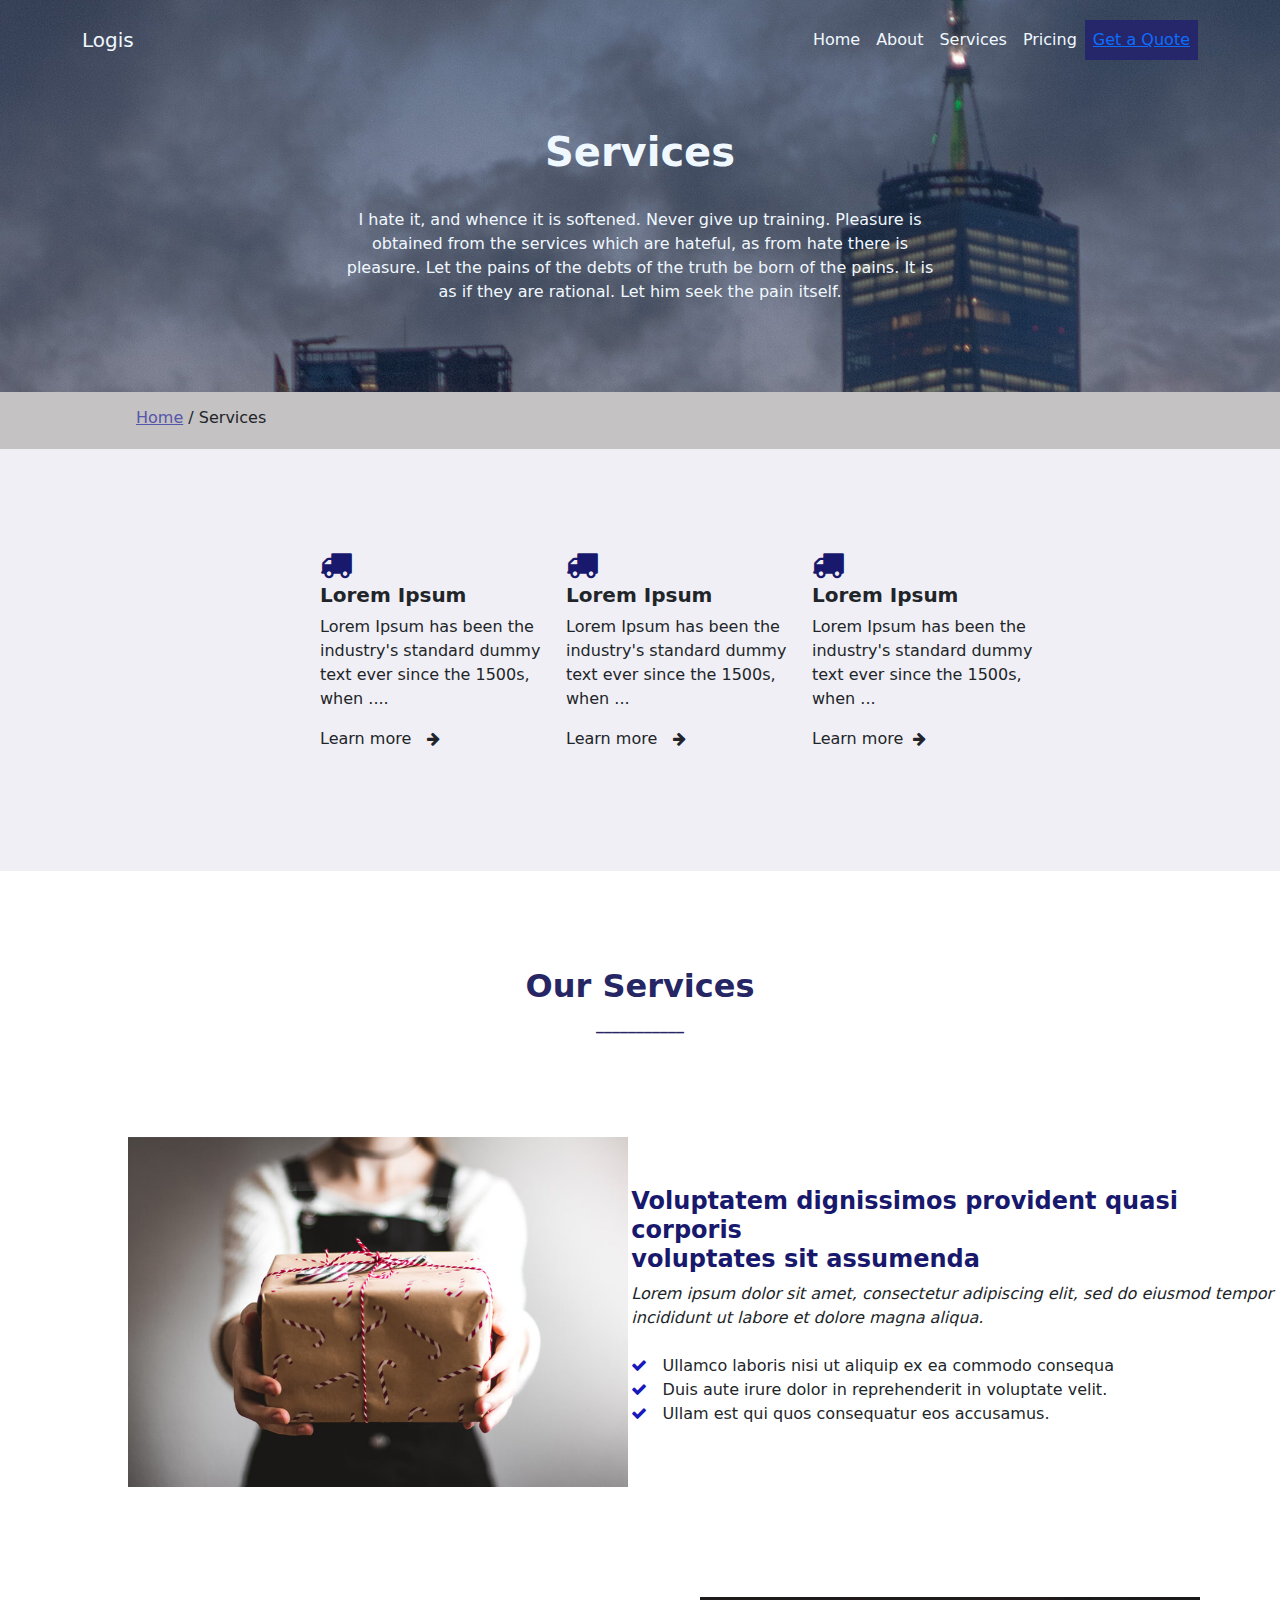
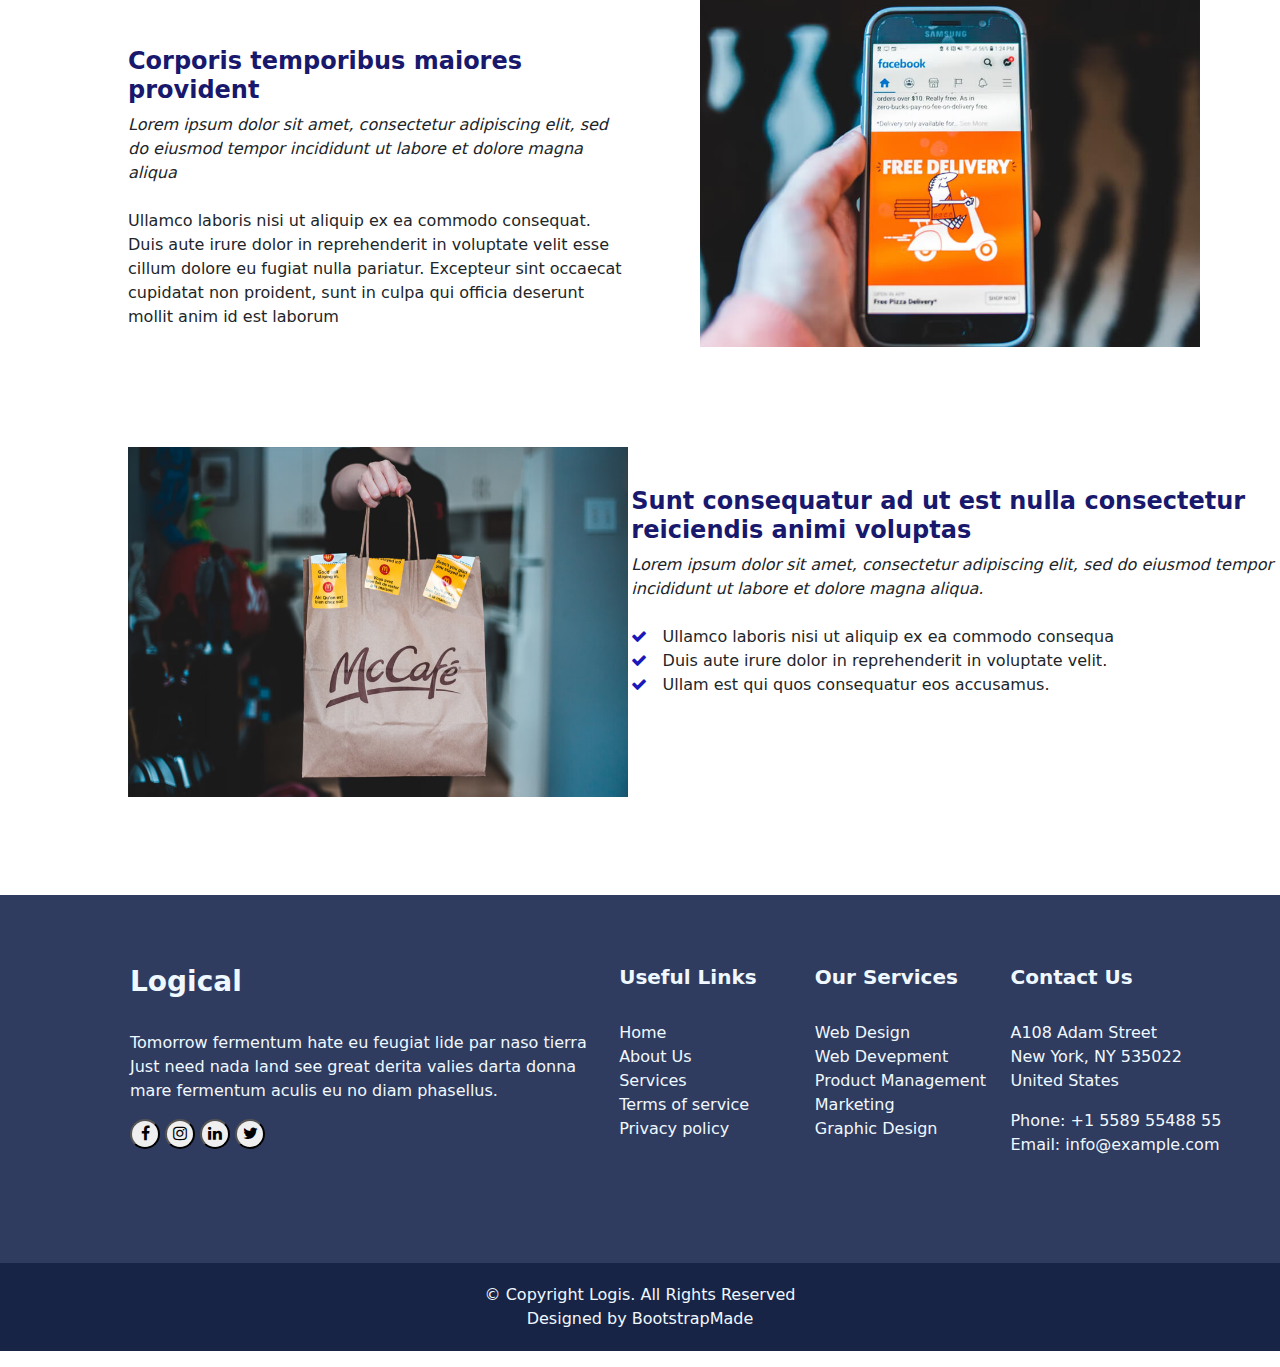
<file: service.html>
<!DOCTYPE html>
<html>
      <head>
            <meta name="viewport" content="width=device-width, initial-scale=1">

            <link href="https://cdn.jsdelivr.net/npm/bootstrap@5.2.2/dist/css/bootstrap.min.css" rel="stylesheet">
            <script src="https://cdn.jsdelivr.net/npm/bootstrap@5.2.2/dist/js/bootstrap.bundle.min.js"> </script>
            <link rel="stylesheet" href="https://cdnjs.cloudflare.com/ajax/libs/font-awesome/4.7.0/css/font-awesome.min.css">
           
            
            <link rel="stylesheet" href="web.css">



      </head>
      <body>
            
            <div class="main1">

           
            <nav class="navbar navbar-expand-sm" style="padding-top: 20px; padding-bottom: 20px;" >
                  <div class="container ">
                  <a class="navbar-brand" style="color: aliceblue;" href="#"> Logis</a>
                  <ul class="navbar-nav">
                        <li class="nav-item">
                              <a class="nav-link" href="index.html" style="color: aliceblue;">   Home </a>
                        </li>
                        <li class="nav-item">
                              <a class="nav-link" href="about.html" style="color: aliceblue;">About </a>
                        </li>
                        <li class="nav-item">
                              <a class="nav-link" href="service.html" style="color: aliceblue;">Services </a>
                        </li>
                        <li class="nav-item">
                              <a class="nav-link" href="pricing.html" style="color: aliceblue;">Pricing </a>
                        </li>
                        <li class="nav-item">
                              <button class="nav-link border-0"   style="background-color: rgb(38, 38, 106); color: aliceblue;">  <a href="quote.html"> Get a Quote </a> </button>
                        </li>

                  </ul>

            </nav>
  

  <br> <br>
<center >
      <h1 style="color: aliceblue;"> <b>Services</b></h1> <br>
     <p style="color: aliceblue;"> I hate it, and whence it is softened. Never give up training. Pleasure is <br>
      obtained from the services which are hateful, as from hate there is <br>
       pleasure. Let the pains of the debts of the truth be born of the pains. It is  <br>
       as if they are rational. Let him seek the pain itself.</p>
       <br>   <br>   <br>

</center>

</div>
<div class="head1">
      <p> <a style="color:rgb(85, 85, 171);" href="index.html">Home</a> / Services</p>

</div>

<div class="row" style="padding-left:320px; padding-top: 100px; padding-bottom: 120px; background-color:rgba(176, 175, 206, 0.196) ; ">
      
      <div class="col-sm-3">
            <i class="fa fa-truck" style="font-size:32px; color:rgb(24, 24, 109);"> </i><h5> <b> Lorem Ipsum</b></h5>
            <p>
                  Lorem Ipsum has been the industry's standard dummy text ever since the 1500s, when ....
            </p>
            Learn more &nbsp; <i class="fa fa-arrow-right" style="font-size:15px"></i>


      </div>
      <div class="col-sm-3">
            <i class="fa fa-truck" style="font-size:32px; color:rgb(24, 24, 109);"> </i><h5> <b> Lorem Ipsum</b></h5>
            <p>
                  Lorem Ipsum has been the industry's standard dummy text ever since the 1500s, when ...
            </p>
            Learn more &nbsp; <i class="fa fa-arrow-right" style="font-size:15px"></i>



      </div>
      <div class="col-sm-3">
            <i class="fa fa-truck" style="font-size:32px; color:rgb(24, 24, 109);"> </i><h5> <b> Lorem Ipsum</b></h5>
            <p>
                  Lorem Ipsum has been the industry's standard dummy text ever since the 1500s, when ...
            </p>
            Learn more &nbsp;<i class="fa fa-arrow-right" style="font-size:15px"></i>


      </div>
</div>

</div>

<center>
      <br> <br> <br><br>
      <h2 style=" color:rgb(38, 38, 101);"> <b>Our Services</b></h2>
      <p style="color:rgb(38, 38, 101); "><b >___________</b></p> <br>
</center>

<div class="row" style=" padding-top: 30px; padding-bottom: 20px;">
      <div class="col-sm-5" style="padding-left: 140px; padding-top: 30px; padding-bottom: 40px;">
            <img src="features-1.jpg" height="350px" width="500px" >
            

      </div>
      <div class="col-sm-7" style="padding-left: 100px;  padding-top: 80px; padding-bottom: 40px;">
            <h4 style="color: rgb(24, 24, 109);;"> <b> Voluptatem dignissimos provident quasi corporis <br>  voluptates sit assumenda</b></h4>
            <i>Lorem ipsum dolor sit amet, consectetur adipiscing elit, sed do eiusmod tempor <br> incididunt ut labore et dolore magna aliqua.</i><br> <br>
            <i class="fa fa-check" style="color: rgb(25, 25, 187);"></i> &nbsp; Ullamco laboris nisi ut aliquip ex ea commodo consequa <br>
            <i class="fa fa-check" style="color: rgb(25, 25, 187);"></i> &nbsp; Duis aute irure dolor in reprehenderit in voluptate velit.<br>
            <i class="fa fa-check" style="color: rgb(25, 25, 187);"></i> &nbsp; Ullam est qui quos consequatur eos accusamus.
          
      </div>

</div>


<div class="row" style=" padding-top: 10px; padding-bottom: 10px;">
      <div class="col-sm-6" style="padding-left: 140px; padding-top: 90px; padding-bottom: 40px;">
            <h4  style="color: rgb(24, 24, 109);;"><b> Corporis temporibus maiores provident</b></h4>
            <i>Lorem ipsum dolor sit amet, consectetur adipiscing elit, sed do eiusmod tempor incididunt ut labore et dolore magna aliqua</i> <br> <br>
            Ullamco laboris nisi ut aliquip ex ea commodo consequat. Duis aute irure dolor in reprehenderit in voluptate velit esse cillum dolore eu fugiat nulla pariatur. Excepteur sint occaecat cupidatat non proident, sunt in culpa qui officia deserunt mollit anim id est laborum

      </div>
      <div class="col-sm-4" style="padding-left: 60px; padding-top: 40px; padding-bottom: 40px;">
            <img src="features-2.jpg" height="350px" width="500px" >
      </div>

</div>

<div class="row" style=" padding-top: 10px; padding-bottom: 10px;">
      <div class="col-sm-5" style="padding-left: 140px; padding-top: 40px; padding-bottom: 40px;"> 
            <img src="features-3.jpg" height="350px" width="500px" >
            

      </div> 
      <div class="col-sm-7" style="padding-left: 100px;  padding-top: 80px; padding-bottom: 40px;">
            <h4 style="color: rgb(24, 24, 109);;"> <b> Sunt consequatur ad ut est nulla consectetur <br> reiciendis animi voluptas</b></h4>
            <i>Lorem ipsum dolor sit amet, consectetur adipiscing elit, sed do eiusmod tempor <br> incididunt ut labore et dolore magna aliqua.</i><br> <br>
            <i class="fa fa-check" style=" color: rgb(25, 25, 187);"></i> &nbsp; Ullamco laboris nisi ut aliquip ex ea commodo consequa <br>
            <i class="fa fa-check" style=" color: rgb(25, 25, 187);"></i> &nbsp; Duis aute irure dolor in reprehenderit in voluptate velit.<br>
            <i class="fa fa-check" style=" color: rgb(25, 25, 187);"></i> &nbsp; Ullam est qui quos consequatur eos accusamus.
      </div>

</div>
<br> <br>
<div class="row" style="padding-top: 70px; padding-bottom: 90px; padding-left: 130px; background-color: rgb(47, 60, 95); color: aliceblue;">
      <div class="col-sm-5">
            
            <h3> <b> Logical</b></h3>
            <br>
            <p>Tomorrow fermentum hate eu feugiat lide par naso tierra Just need nada land see great derita valies darta donna mare fermentum aculis eu no diam phasellus.</p>
             
             <button style="font-size:16px; border-radius: 50px; width:30px"> <i class="fa fa-facebook"></i></button>
             <button style="font-size:16px; border-radius: 50px; width:30px"> <i class="fa fa-instagram"></i></button> 
             <button style="font-size:16px; border-radius: 50px; width:30px"> <i class="fa fa-linkedin"></i></button>
             <button style="font-size:16px; border-radius: 50px; width:30px"> <i class="fa fa-twitter"></i></button>
            </div>


      <div class="col-sm-2">
            
            <h5><b> Useful Links</b></h5>
            <br>
            <p>  Home <br>
                 About Us <br>
                 Services  <br>
                 Terms of service <br>
                 Privacy policy</p>


      </div>

      <div class="col-sm-2">
          
            <h5><b> Our Services</b></h5>
            <br>
            <p> Web Design  <br>
                Web Devepment <br>
                Product Management  <br>
                Marketing <br>
                Graphic Design </p>

      </div>

      <div class="col-sm-3">
            
            <h5><b> Contact Us</b></h5>
            <br>
            <p>
                  A108 Adam Street <br>
                  New York, NY 535022 <br>
                  United States
            </p>
            <p>
                  Phone: +1 5589 55488 55 <br>
                  Email: info@example.com
            </p>

      </div>
      <br> <br>
     
  
</div>

<center>  <p style="background-color:rgb(24, 36, 70); color: aliceblue; padding-top: 20px; padding-bottom: 20px;"> © Copyright Logis. All Rights Reserved <br>
      Designed by BootstrapMade</p></center>


</body>
</html>
</file>
<file: web.css>
.checked {
      color: orange;
    }

.btn1 {
background-color: rgb(171, 171, 171);
color: white;
padding-left: 90px;
width: 100%;

padding: 10px;
border: none;

}

.panel1{
      padding-top: 30px; 
      padding-bottom: 30px;
}

.content { 
width: 60%;
background-color: #f1f1f1;
}


.main{
      background-image:url('city.jpg') ;
      opacity: 0.9;
}

.head1{
      padding-top: 14px;
      padding-bottom: 3px;
      padding-left: 136px;
      background-color: #c4c2c2;
}


.main1{
      background-image:url('city2.jpg') ;
      
}

.main2{
      background-image:url('city3.jpg') ;
      
}

.main3{
      padding-left: 140px;
      
}

.box {
      
  
      position: absolute;
      padding-top: 40px;
      padding-bottom: 70px;
      
     
     
     
    }
    .overlay {
    
      background-color: white;
    
     
    }
</file>
